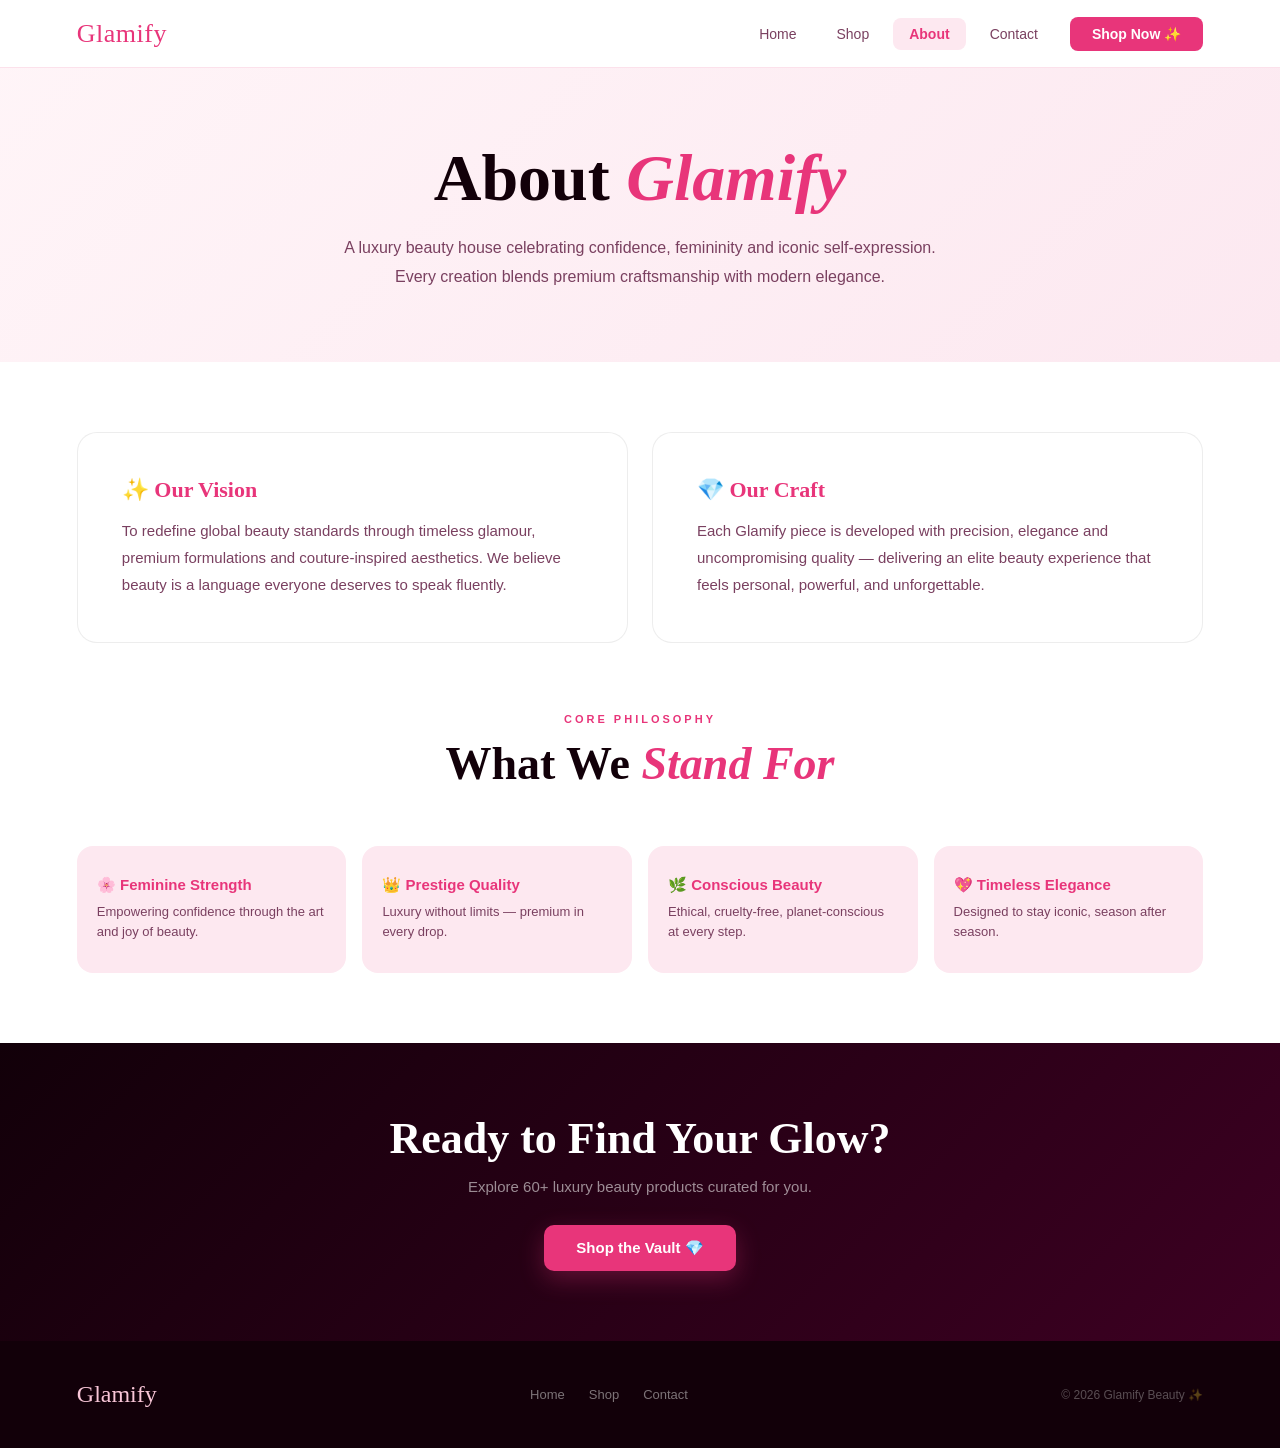
<file: about.html>
<!DOCTYPE html>
<html>
<head>
  <meta name="viewport" content="width=device-width, initial-scale=1.0">
  <title>About — GLAMIFY</title>
  
  <link rel="stylesheet" href="style.css">
  <link rel="stylesheet" href="about.css">
</head>
<body>

<nav>
  <a class="logo" href="index.html">Glamify</a>
  <div class="nav-menu">
    <a class="nav-link" href="index.html">Home</a>
    <a class="nav-link" href="shop.html">Shop</a>
    <a class="nav-link active" href="about.html">About</a>
    <a class="nav-link" href="contact.html">Contact</a>
    <a class="nav-cta" href="shop.html">Shop Now ✨</a>
  </div>
</nav>


<div class="about-top">
  <h1>About <em>Glamify</em></h1>
  <p>A luxury beauty house celebrating confidence, femininity and iconic self-expression. Every creation blends premium craftsmanship with modern elegance.</p>
</div>


<div class="about-cards">
  <div class="acard">
    <h3>✨ Our Vision</h3>
    <p>To redefine global beauty standards through timeless glamour, premium formulations and couture-inspired aesthetics. We believe beauty is a language everyone deserves to speak fluently.</p>
  </div>
  <div class="acard">
    <h3>💎 Our Craft</h3>
    <p>Each Glamify piece is developed with precision, elegance and uncompromising quality — delivering an elite beauty experience that feels personal, powerful, and unforgettable.</p>
  </div>
</div>


<section class="values-section">
  <div class="section-header">
    <div class="section-eyebrow">Core Philosophy</div>
    <h2 class="section-title">What We <em>Stand For</em></h2>
  </div>
  <div class="vals-grid">
    <div class="vcard"><h4>🌸 Feminine Strength</h4><p>Empowering confidence through the art and joy of beauty.</p></div>
    <div class="vcard"><h4>👑 Prestige Quality</h4><p>Luxury without limits — premium in every drop.</p></div>
    <div class="vcard"><h4>🌿 Conscious Beauty</h4><p>Ethical, cruelty-free, planet-conscious at every step.</p></div>
    <div class="vcard"><h4>💖 Timeless Elegance</h4><p>Designed to stay iconic, season after season.</p></div>
  </div>
</section>


<section class="about-cta">
  <h2>Ready to Find Your Glow?</h2>
  <p>Explore 60+ luxury beauty products curated for you.</p>
  <a class="btn-filled" href="shop.html">Shop the Vault 💎</a>
</section>


<footer>
  <div class="f-logo">Glamify</div>
  <div class="f-links">
    <a href="index.html">Home</a>
    <a href="shop.html">Shop</a>
    <a href="contact.html">Contact</a>
  </div>
  <div class="f-copy">© 2026 Glamify Beauty ✨</div>
</footer>

</body>
</html>
</file>
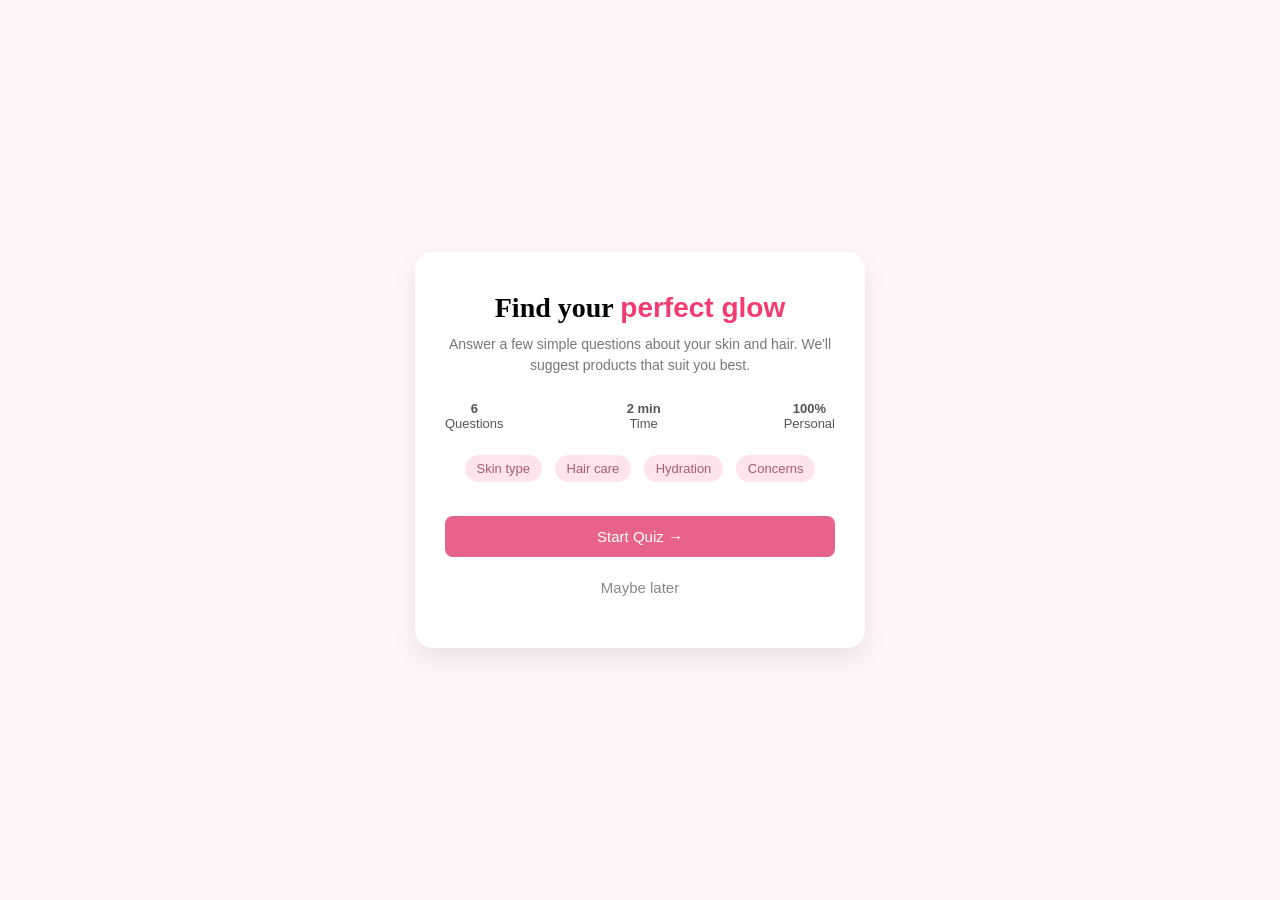
<file: ask.html>
<!DOCTYPE html>
<html>
<head>

<title>Glow Quiz</title>



<style>
*{
  margin:0;
  padding:0;
  box-sizing:border-box;
  font-family:'DM Sans', sans-serif;
}

body{
  background:#fff5f7;
  display:flex;
  justify-content:center;
  align-items:center;
  height:100vh;
}

.card{
  width:90%;
  max-width:450px;
  background:#fff;
  padding:40px 30px;
  border-radius:18px;
  box-shadow:0 10px 25px rgba(0,0,0,0.08);
  text-align:center;
}

h1{
  font-family:'Playfair Display', serif;
  font-size:28px;
  margin-bottom:10px;
}

h1 span{
  color:#f33b72;
}

.sub{
  font-size:14px;
  color:#777;
  margin-bottom:25px;
  line-height:1.5;
}

.info{
  display:flex;
  justify-content:space-between;
  margin:20px 0;
  font-size:13px;
  color:#555;
}

.info div{
  text-align:center;
}

.tags{
  margin:20px 0;
}

.tags span{
  display:inline-block;
  background:#ffe4ec;
  color:#a85c74;
  padding:6px 12px;
  border-radius:20px;
  font-size:13px;
  margin:4px;
}

button{
  width:100%;
  padding:12px;
  margin-top:10px;
  border:none;
  border-radius:8px;
  cursor:pointer;
  font-size:15px;
}

.start{
  background:#e8638c;
  color:#fff;
}

.start:hover{
  background:#d14c74;
}

.later{
  background:none;
  color:#888;
}

.later:hover{
  text-decoration:underline;
}
</style>
</head>

<body>

<div class="card">

  <h1>Find your <span>perfect glow</span></h1>

  <p class="sub">
    Answer a few simple questions about your skin and hair.
    We'll suggest products that suit you best.
  </p>

  <div class="info">
    <div>
      <strong>6</strong><br>Questions
    </div>
    <div>
      <strong>2 min</strong><br>Time
    </div>
    <div>
      <strong>100%</strong><br>Personal
    </div>
  </div>

  <div class="tags">
    <span>Skin type</span>
    <span>Hair care</span>
    <span>Hydration</span>
    <span>Concerns</span>
  </div>

  <button class="start" onclick="location.href='quiz.html'">
    Start Quiz →
  </button>

  <button class="later" onclick="location.href='index.html'">
    Maybe later
  </button>

</div>

</body>
</html>
</file>
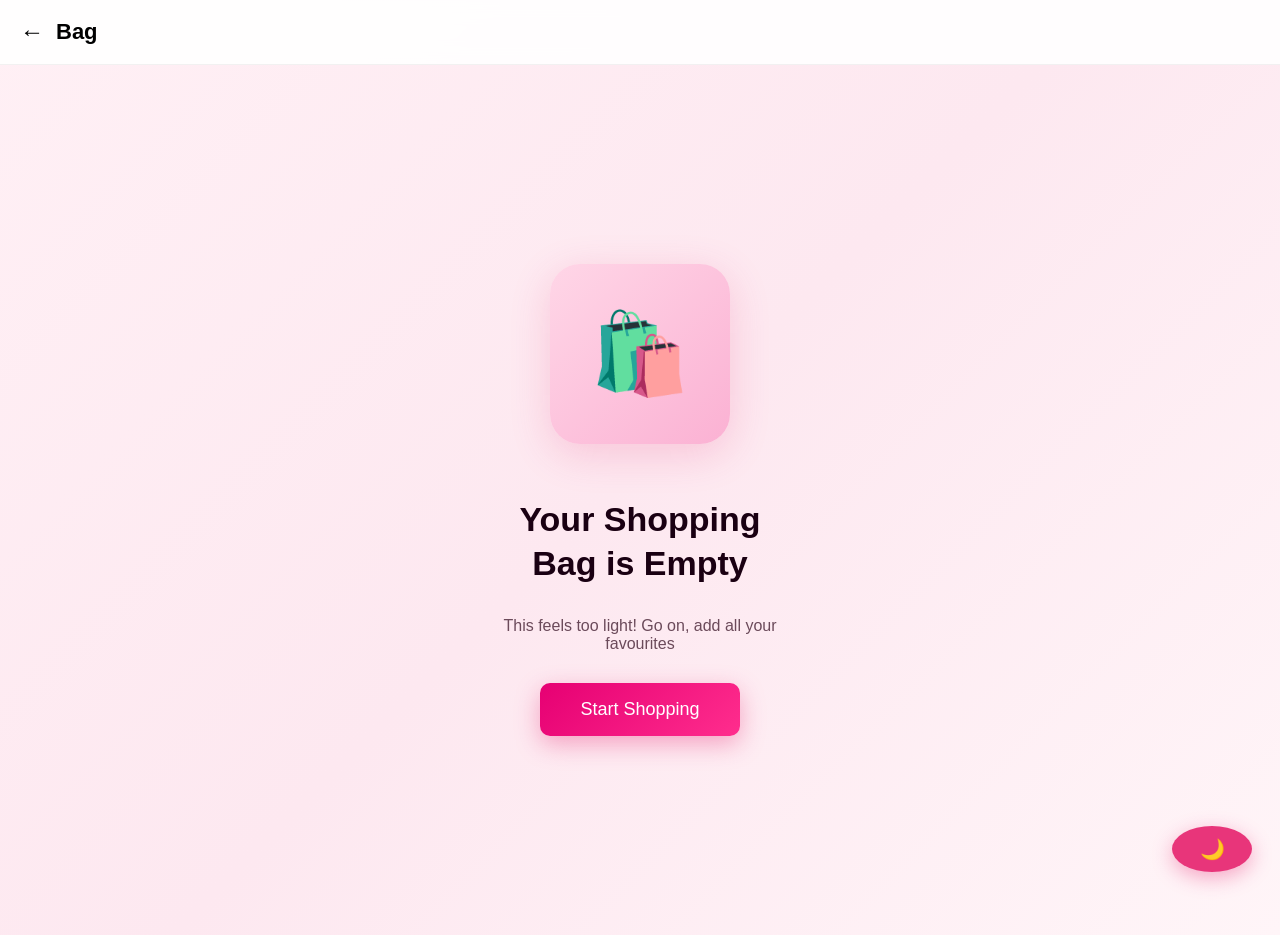
<file: cart.html>
<!DOCTYPE html>
<html>
<head>

<title>Empty Bag</title>

<style>
body{
  margin:0;
  font-family:Arial, sans-serif;
  background: linear-gradient(135deg, #fff0f5, #fde8f0, #fff5f8);
}


.header{
  display:flex;
  align-items:center;
  padding:18px 20px;
  background:rgba(255,255,255,0.9);
  backdrop-filter: blur(10px);
  border-bottom:1px solid rgba(0,0,0,0.05);
}

.back{
  font-size:24px;
  cursor:pointer;
  margin-right:12px;
}

.title{
  font-size:22px;
  font-weight:bold;
}


.container{
  height:calc(100vh - 70px);
  display:flex;
  flex-direction:column;
  justify-content:center;
  align-items:center;
  text-align:center;
  padding:20px;
}

.bag{
  width:180px;
  height:180px;
  background: linear-gradient(135deg,#ffd6e7,#fbb1d3);
  border-radius:30px;
  display:flex;
  align-items:center;
  justify-content:center;
  font-size:80px;
  margin-bottom:30px;
  box-shadow:0 10px 40px rgba(232,53,122,0.2);
}

h1{
  font-size:34px;
  margin-bottom:15px;
  line-height:1.3;
  color:#1a0012;
}

p{
  color:#6b4a5a;
  font-size:16px;
  margin-bottom:30px;
  max-width:300px;
}


button{
  background: linear-gradient(135deg,#e60073,#ff2d8d);
  color:white;
  border:none;
  padding:16px 40px;
  border-radius:10px;
  font-size:18px;
  cursor:pointer;
  transition:0.3s;
  box-shadow:0 8px 25px rgba(232,53,122,0.4);
}

button:hover{
  transform:translateY(-2px);
}

#theme-toggle {
  position: fixed;
  bottom: 28px;
  right: 28px;
  z-index: 9999;
  width: 46px;
  height: 46px;
  border-radius: 50%;
  border: none;
  background: #e8357a;
  font-size: 20px;
  cursor: pointer;
  box-shadow: 0 6px 20px rgba(232, 53, 122, 0.4);
  display: flex;
  align-items: center;
  justify-content: center;
  transition: transform 0.3s, background 0.3s;
}
#theme-toggle:hover {
  transform: scale(1.12) rotate(20deg);
}

html.dark {
  --pink:   #ff6fa5;
  --deep:   #ff4d8d;
  --light:  #2a0a1a;
  --cream:  #1a0010;
  --dark:   #f5e6ed;
  --muted:  #d4a0b8;
  --border: rgba(255, 111, 165, 0.2);
  --shadow: 0 8px 32px rgba(0, 0, 0, 0.4);
}

html.dark body {
  background: #120009;
  color: #f0d8e8;
}

html.dark nav {
  background: rgba(18, 0, 9, 0.96);
  border-bottom: 1px solid rgba(255, 111, 165, 0.15);
}
html.dark .nav-link        { color: #d4a0b8; }
html.dark .nav-link:hover,
html.dark .nav-link.active { color: #ff6fa5; background: #2a0a1a; }
html.dark .logo            { color: #ff6fa5; }

html.dark .hero {
  background: linear-gradient(135deg, #1a0010 0%, #200015 50%, #180010 100%);
}
html.dark .hero h1       { color: #f0d8e8; }
html.dark .hero-desc     { color: #c090aa; }
html.dark .hero-tag      { background: #2a0a1a; border-color: rgba(255,111,165,0.2); }
html.dark .float-pill    { background: #2a0a1a; box-shadow: 0 12px 40px rgba(0,0,0,0.5); }
html.dark .fp-label      { color: #8a5070; }
html.dark .fp-sub        { color: #6a3050; }


html.dark .section,
html.dark section[style*="background:#fff"] {
  background: #180010 !important;
}
html.dark .bs-section     { background: #1a0010; }
html.dark .section-title  { color: #f0d8e8; }

html.dark .prod-card {
  background: #220015;
  border-color: rgba(255, 111, 165, 0.12);
}
html.dark .prod-card:hover {
  border-color: rgba(255, 111, 165, 0.35);
  box-shadow: 0 16px 44px rgba(0, 0, 0, 0.5);
}
html.dark .prod-name  { color: #f0d8e8; }
html.dark .prod-desc  { color: #8a5070; }
html.dark .prod-img   { background: #2a0a1a; }

html.dark .cat-card {
  box-shadow: 0 12px 36px rgba(0, 0, 0, 0.5);
}

html.dark .acard {
  background: #220015;
  border-color: rgba(255, 111, 165, 0.1);
}
html.dark .acard p { color: #c090aa; }

html.dark .vcard {
  background: #2a0a1a;
}
html.dark .vcard p { color: #c090aa; }

html.dark .reviews-section {
  background: linear-gradient(135deg, #180010, #200015);
}
html.dark .review-card {
  background: #220015;
  border-color: rgba(255, 111, 165, 0.12);
}
html.dark .review-card.featured {
  background: linear-gradient(135deg, #2a0a1a, #400025);
}
html.dark .review-text   { color: #c090aa; }
html.dark .review-name   { color: #f0d8e8; }


html.dark .about-top {
  background: linear-gradient(135deg, #180010, #220015);
}
html.dark .about-top h1 { color: #f0d8e8; }
html.dark .about-top p  { color: #c090aa; }

html.dark .contact-page {
  background: linear-gradient(135deg, #180010, #200015);
}
html.dark .contact-box {
  background: #220015;
  border-color: rgba(255, 111, 165, 0.1);
  box-shadow: 0 20px 60px rgba(0, 0, 0, 0.4);
}
html.dark .contact-box h1   { color: #f0d8e8; }
html.dark .contact-sub      { color: #c090aa; }
html.dark .form-field input,
html.dark .form-field textarea {
  background: #2a0a1a;
  border-color: rgba(255,111,165,0.2);
  color: #f0d8e8;
}
html.dark .form-field input::placeholder,
html.dark .form-field textarea::placeholder { color: #6a3050; }
html.dark .form-field input:focus,
html.dark .form-field textarea:focus {
  background: #300018;
  border-color: #ff6fa5;
}
html.dark .ci-card {
  background: #2a0a1a;
}
html.dark .ci-card h4 { color: #ff6fa5; }
html.dark .ci-card p  { color: #c090aa; }


html.dark .shop-top {
  background: linear-gradient(135deg, #180010, #220015);
}
html.dark .shop-top h1  { color: #f0d8e8; }
html.dark .shop-top p   { color: #c090aa; }
html.dark .shop-cat-title { color: #f0d8e8; border-color: #2a0a1a; }
html.dark .filt {
  background: #220015;
  color: #c090aa;
  border-color: rgba(255,111,165,0.2);
}
html.dark .filt:hover { color: #ff6fa5; border-color: #ff6fa5; }
html.dark .filt.on    { background: #ff6fa5; color: white; border-color: #ff6fa5; }

html.dark .cart-page h1    { color: #f0d8e8; }
html.dark .cart-item {
  background: #220015;
  border-color: rgba(255,111,165,0.1);
}
html.dark .ci-name   { color: #f0d8e8; }
html.dark .ci-price  { color: #c090aa; }
html.dark #cart-summary {
  background: #220015;
  border-color: rgba(255,111,165,0.1);
}
html.dark .timer-banner { background: linear-gradient(135deg,#2a0a1a,#400025); }
html.dark .promo-input {
  background: #2a0a1a; color: #f0d8e8;
  border-color: rgba(255,111,165,0.2);
}

html.dark .wish-page h1 { color: #f0d8e8; }
html.dark .card {
  background: #220015;
  border-color: rgba(255,111,165,0.1);
}
html.dark .name { color: #f0d8e8; }


html.dark .faq-section { background: linear-gradient(135deg,#180010,#220015); }
html.dark .faq-item    { background: #220015; box-shadow: 0 8px 20px rgba(0,0,0,0.3); }
html.dark .faq-question { color: #f0d8e8; }
html.dark .faq-answer  { color: #c090aa; }


html.dark footer { background: #0a0006; }


html.dark .perks { background: #180010; border-color: rgba(255,111,165,0.1); }
html.dark .perk  { border-color: rgba(255,111,165,0.1); }
html.dark .perk-text h4 { color: #f0d8e8; }
html.dark .perk-text p  { color: #c090aa; }


html.dark .search-box   { background: #220015; }
html.dark #search-inp   { background: #2a0a1a; color: #f0d8e8; border-color: rgba(255,111,165,0.2); }
html.dark .sr-card      { background: #2a0a1a; border-color: rgba(255,111,165,0.15); }
html.dark .sr-name      { color: #f0d8e8; }


html.dark .login-container,
html.dark .container {
  background: #220015;
  box-shadow: 0 10px 40px rgba(0,0,0,0.5);
}
html.dark .login-container h2,
html.dark .container h1 { color: #f0d8e8; }
html.dark .login-container input,
html.dark .container input,
html.dark .container select,
html.dark .container textarea {
  background: #2a0a1a;
  border-color: rgba(255,111,165,0.2);
  color: #f0d8e8;
}
html.dark .container label { color: #c090aa; }


html.dark .question-card  { background: #220015; }
html.dark .question-card h3 { color: #f0d8e8; }
html.dark .options label  { border-color: rgba(255,111,165,0.2); color: #c090aa; }
html.dark .options label:hover { background: #2a0a1a; }
html.dark .result-box     { background: #220015; color: #f0d8e8; }

body, nav, .prod-card, .acard, .vcard, .review-card,
.faq-item, .cart-item, .card, .contact-box, .search-box,
.ci-card, .filt, footer, .perks, .perk {
  transition: background 0.3s ease, color 0.3s ease, border-color 0.3s ease;
}
</style>
</head>

<body>
<div class="header">
  <div class="back" onclick="goBack()">←</div>
  <div class="title">Bag</div>
</div>


<div class="container">

  <div class="bag">🛍️</div>
  <h1>Your Shopping<br>Bag is Empty</h1>
  <p>This feels too light! Go on, add all your favourites</p>
  <button id="shopBtn">Start Shopping</button>

<script>
document.getElementById("shopBtn").addEventListener("click", function(){
  window.location.href = "index.html";
});
</script>

  
</div>

</body>
<script src="cart.js"></script>
</html>
</file>
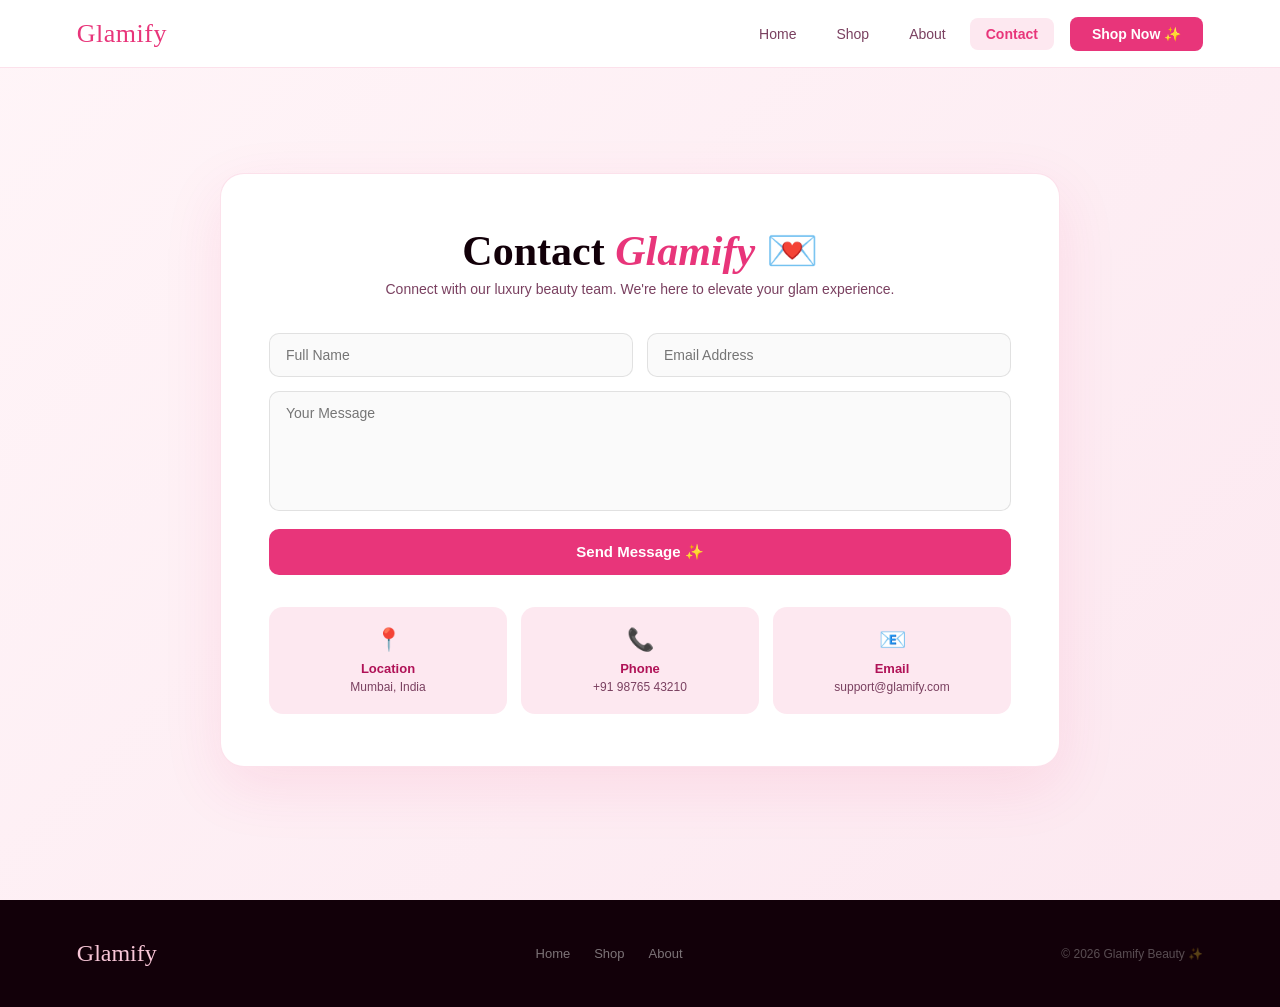
<file: contact.html>
<!DOCTYPE html>
<html lang="en">
<head>
  <meta name="viewport" content="width=device-width, initial-scale=1.0">
  <title>Contact</title>
  
  <link rel="stylesheet" href="style.css">
  <!-- <link rel="stylesheet" href="contact.css"> -->
</head>
<body>


<nav>
  <a class="logo" href="index.html">Glamify</a>
  <div class="nav-menu">
    <a class="nav-link" href="index.html">Home</a>
    <a class="nav-link" href="shop.html">Shop</a>
    <a class="nav-link" href="about.html">About</a>
    <a class="nav-link active" href="contact.html">Contact</a>
    <a class="nav-cta" href="shop.html">Shop Now ✨</a>
  </div>
</nav>


<div class="contact-page">
  <div class="contact-box">

    <h1>Contact <em>Glamify</em> 💌</h1>
    <p class="contact-sub">Connect with our luxury beauty team. We're here to elevate your glam experience.</p>

    <div class="form-row">
      <div class="form-field"><input type="text" id="fn" placeholder="Full Name"></div>
      <div class="form-field"><input type="email" id="fe" placeholder="Email Address"></div>
    </div>

    <div class="form-field">
      <textarea id="fm" placeholder="Your Message"></textarea>
    </div>

    <button class="form-submit" onclick="sendMsg()">Send Message ✨</button>
    <p class="success-msg" id="smsg">💖 Message sent! We'll get back to you soon.</p>

    <div class="contact-info">
      <div class="ci-card"><div class="ci-icon">📍</div><h4>Location</h4><p>Mumbai, India</p></div>
      <div class="ci-card"><div class="ci-icon">📞</div><h4>Phone</h4><p>+91 98765 43210</p></div>
      <div class="ci-card"><div class="ci-icon">📧</div><h4>Email</h4><p>support@glamify.com</p></div>
    </div>

  </div>
</div>


<footer>
  <div class="f-logo">Glamify</div>
  <div class="f-links">
    <a href="index.html">Home</a>
    <a href="shop.html">Shop</a>
    <a href="about.html">About</a>
  </div>
  <div class="f-copy">© 2026 Glamify Beauty ✨</div>
</footer>

<script src="contact.js"></script>
</body>
</html>
</file>
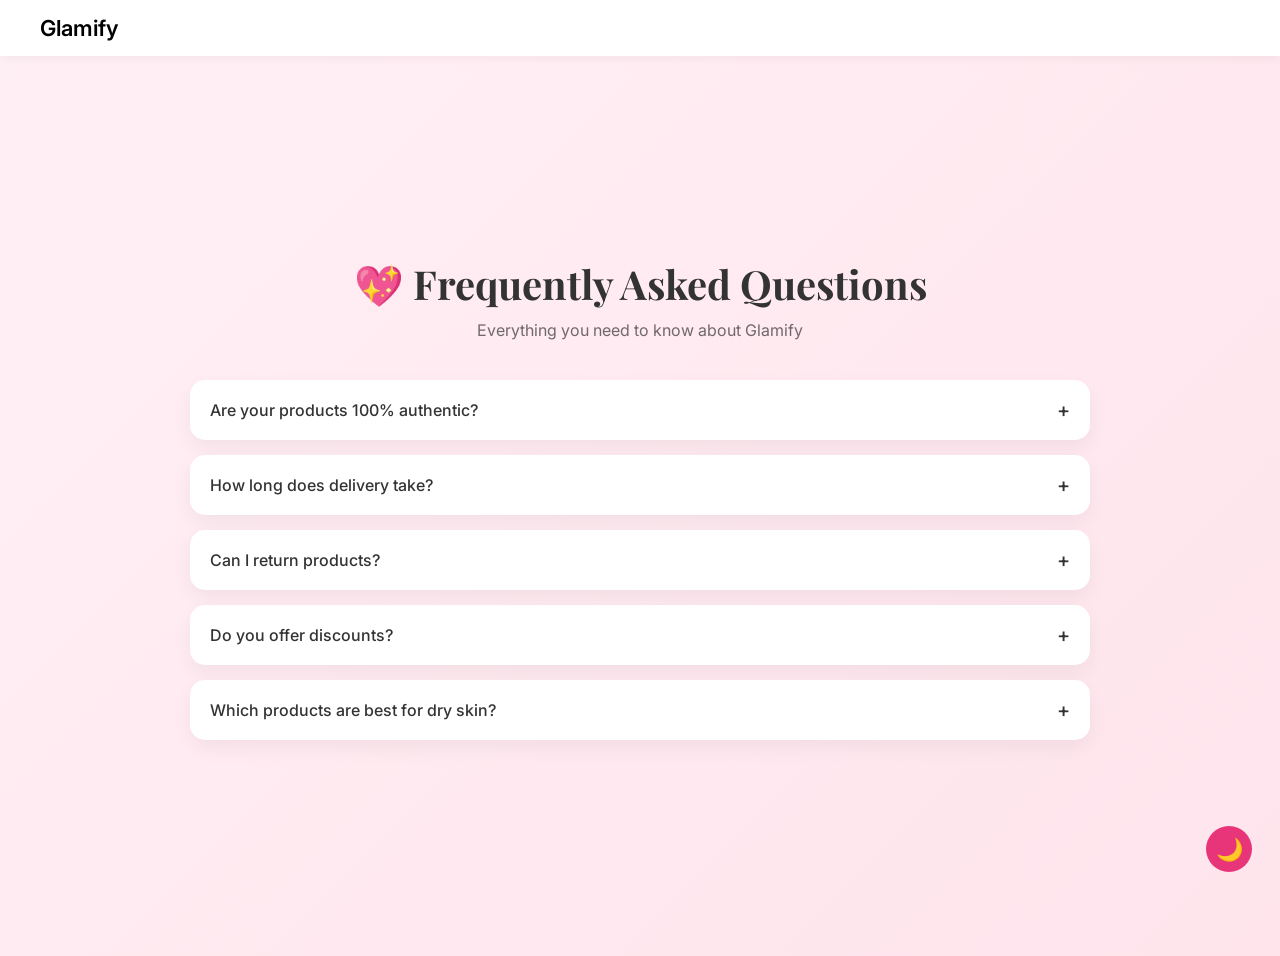
<file: faq.html>
<!DOCTYPE html>
<html lang="en">
<head>
  <meta charset="UTF-8">
  <meta name="viewport" content="width=device-width, initial-scale=1.0">
  <title>FAQ — Glamify</title>
  <link href="https://fonts.googleapis.com/css2?family=Playfair+Display:wght@600&family=Inter:wght@300;400;500;600&display=swap" rel="stylesheet">
  <link rel="stylesheet" href="darkmode.css"> 
  <style>
    
    * {
      margin: 0;
      padding: 0;
      box-sizing: border-box;
      font-family: "Inter", sans-serif;
    }

    body {
      background: linear-gradient(135deg, #fff0f5, #ffe4ec);
      color: #333;
    }

    nav {
      display: flex;
      justify-content: space-between;
      padding: 15px 40px;
      background: white;
      box-shadow: 0 2px 10px rgba(0,0,0,0.05);
    }

    .logo {
      font-weight: 600;
      font-size: 22px;
      text-decoration: none;
      color: #000;
    }
  
    .faq-section {
      width: 100%;
      min-height: 100vh;
      padding: 60px 20px;
      display: flex;
      justify-content: center;
      align-items: center;
    }

    .faq-container {
      width: 100%;
      max-width: 900px;
    }

    .faq-header {
      text-align: center;
      margin-bottom: 40px;
    }

    .faq-header h1 {
      font-family: "Playfair Display", serif;
      font-size: 40px;
      margin-bottom: 10px;
    }

    .faq-header p {
      opacity: 0.7;
    }

    .faq-item {
      background: white;
      margin-bottom: 15px;
      border-radius: 15px;
      overflow: hidden;
      box-shadow: 0 8px 20px rgba(0,0,0,0.05);
      transition: 0.3s;
    }

    .faq-item:hover {
      transform: translateY(-3px);
    }

    .faq-question {
      padding: 18px 20px;
      cursor: pointer;
      display: flex;
      justify-content: space-between;
      align-items: center;
      font-weight: 500;
    }

    .faq-question span {
      font-size: 20px;
      transition: 0.3s;
    }

    .faq-answer {
      max-height: 0;
      overflow: hidden;
      padding: 0 20px;
      font-size: 14px;
      opacity: 0.8;
      transition: all 0.4s ease;
    }

    .faq-item.active .faq-answer {
      max-height: 200px;
      padding: 15px 20px 20px;
    }

    .faq-item.active span {
      transform: rotate(45deg);
    }

    @media (max-width: 768px) {
      .faq-header h1 {
        font-size: 28px;
      }

      .faq-container {
        padding: 0 10px;
      }
    }
  </style>
</head>

<body>

<nav>
  <a class="logo" href="index.html">Glamify</a>
</nav>

<section class="faq-section">
  <div class="faq-container">

    <div class="faq-header">
      <h1>💖 Frequently Asked Questions</h1>
      <p>Everything you need to know about Glamify</p>
    </div>

    <div class="faq-item">
      <div class="faq-question">
        Are your products 100% authentic?
        <span>+</span>
      </div>
      <div class="faq-answer">
        Yes, all Glamify products are 100% authentic and sourced from trusted brands.
      </div>
    </div>

    <div class="faq-item">
      <div class="faq-question">
        How long does delivery take?
        <span>+</span>
      </div>
      <div class="faq-answer">
        Delivery usually takes 3–5 business days depending on your location.
      </div>
    </div>

    <div class="faq-item">
      <div class="faq-question">
        Can I return products?
        <span>+</span>
      </div>
      <div class="faq-answer">
        Yes, we offer a 7-day easy return policy for unused products.
      </div>
    </div>

    <div class="faq-item">
      <div class="faq-question">
        Do you offer discounts?
        <span>+</span>
      </div>
      <div class="faq-answer">
        Yes! Use code <b>GLAMIFY30</b> to get 30% off on your first order.
      </div>
    </div>

    <div class="faq-item">
      <div class="faq-question">
        Which products are best for dry skin?
        <span>+</span>
      </div>
      <div class="faq-answer">
        Hydrating serums, moisturisers, and vitamin C products work best for dry skin.
      </div>
    </div>

  </div>
</section>

<script>
  const items = document.querySelectorAll(".faq-item");

  items.forEach(item => {
    item.querySelector(".faq-question").addEventListener("click", () => {
      item.classList.toggle("active");
    });
  });
</script>
<script src="darkmode.js"></script>
</body>
</html>
</file>
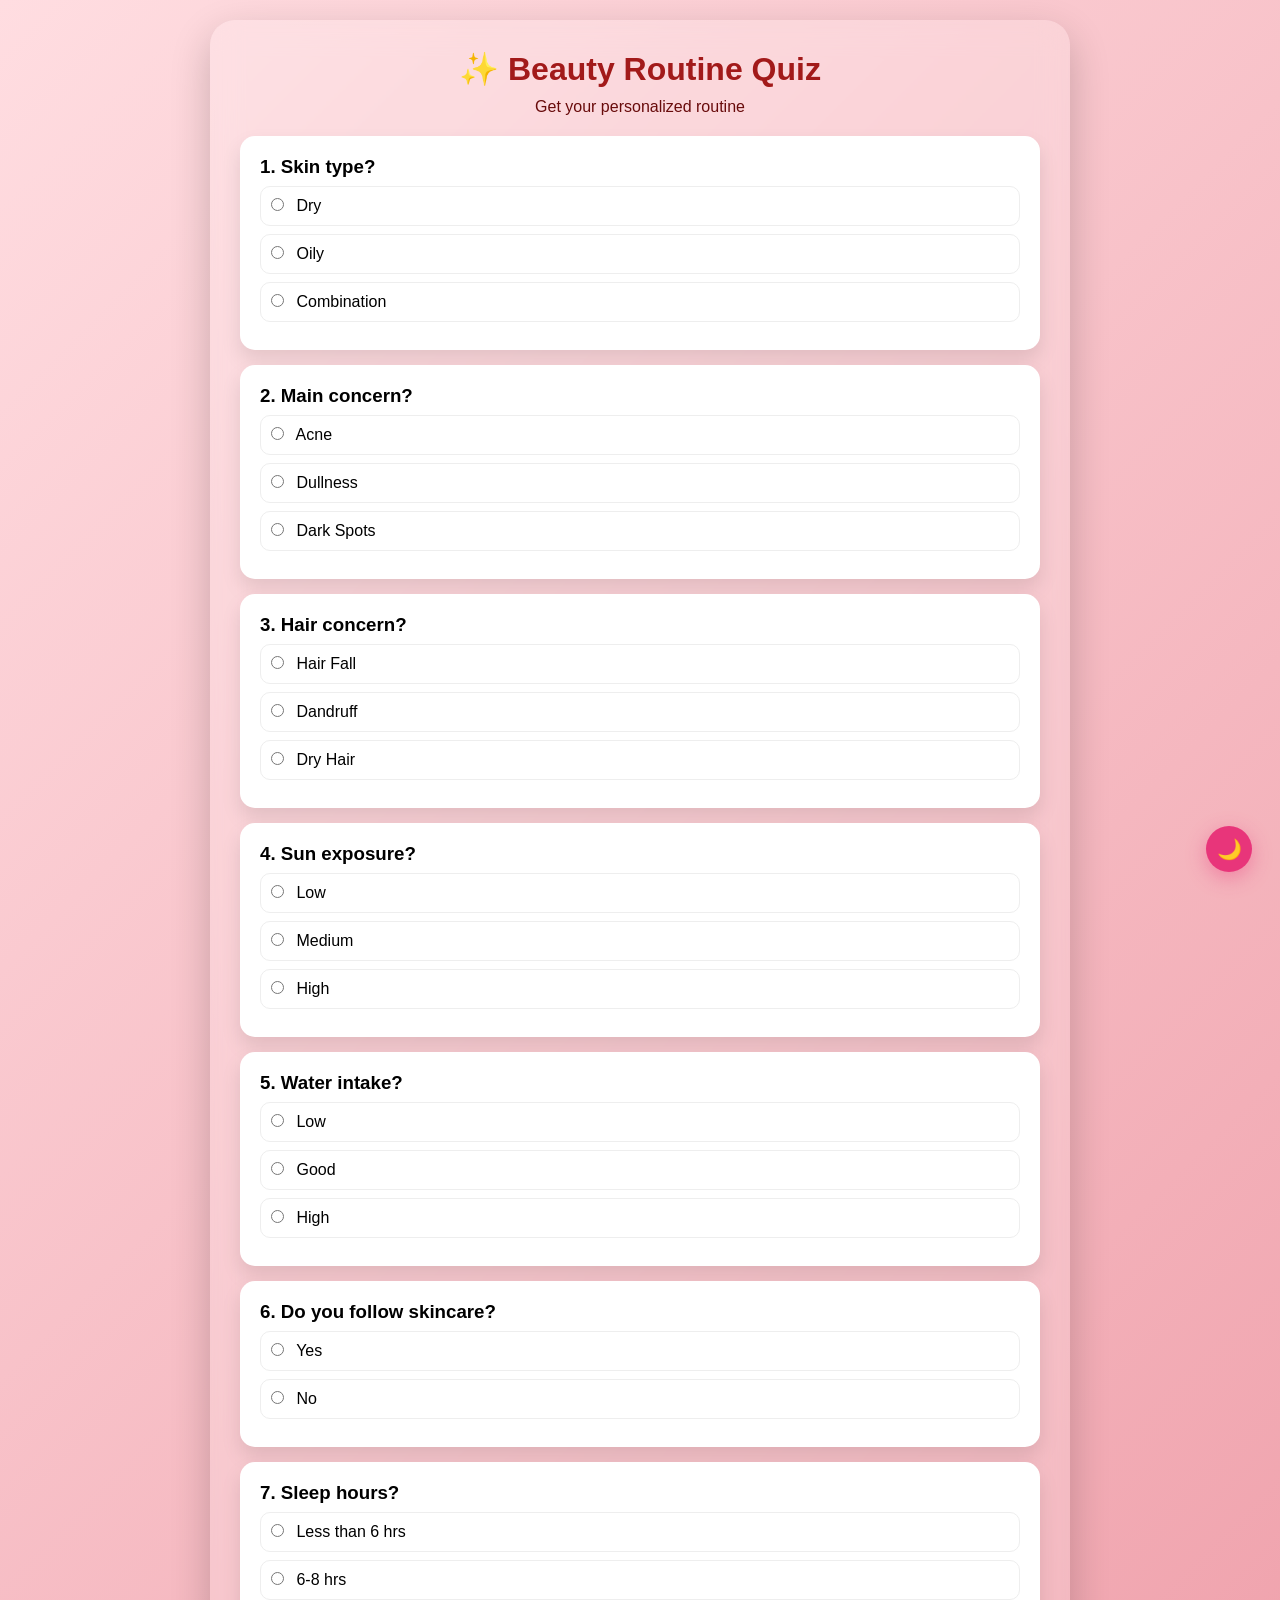
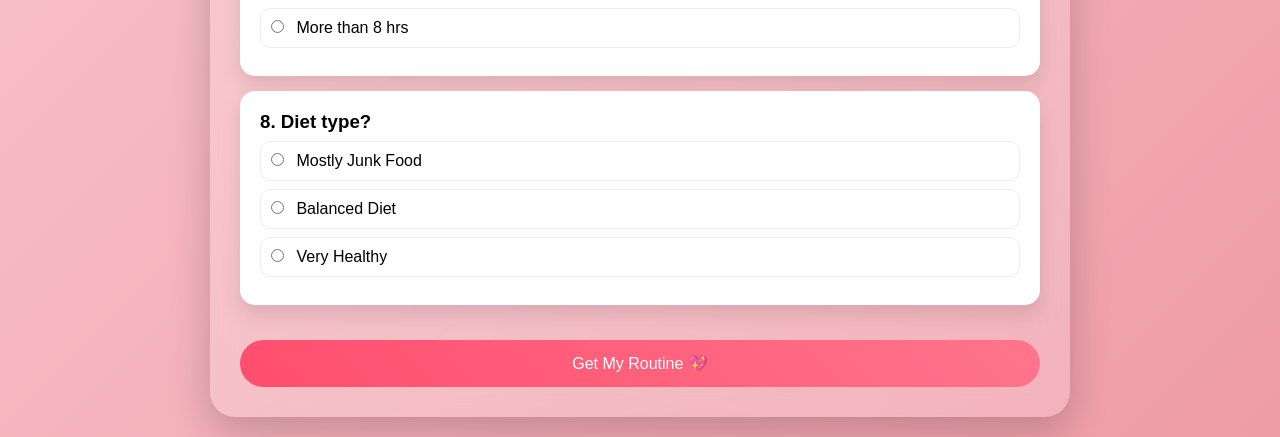
<file: quiz.html>
<!DOCTYPE html>
<html>
<head>
<meta name="viewport" content="width=device-width, initial-scale=1.0">
<title>Beauty Quiz</title>

<style>
*{margin:0;padding:0; box-sizing:border-box;font-family:sans-serif;}

body{
  background: linear-gradient(135deg,#ffdde1,#ee9ca7);
  min-height:100vh;
  display:flex;
  justify-content:center;
  align-items:center;
}

.quiz-wrapper{
  width:100%;
  max-width:900px;
  padding:20px;
}

.quiz-container{
  background: rgba(255,255,255,0.2);
  backdrop-filter: blur(15px);
  border-radius:25px;
  padding:30px;
  box-shadow:0 15px 40px rgba(0,0,0,0.2);
}

h1{
  text-align:center;
  margin-bottom:10px;
  color:#a21a1a;
}

.subtitle{
  text-align:center;
  color:#680b0b;
  margin-bottom:20px;
}

.question-card{
  background:#fff;
  padding:20px;
  border-radius:15px;
  margin-bottom:15px;
  box-shadow:0 10px 20px rgba(0,0,0,0.1);
}

.options label{
  display:block;
  padding:10px;
  margin:8px 0;
  border-radius:10px;
  border:1px solid #eee;
  cursor:pointer;
}

.options label:hover{
  background:#ffe4ec;
}

input[type="radio"]{
  margin-right:8px;
}

button{
  width:100%;
  padding:14px;
  margin-top:20px;
  border:none;
  border-radius:30px;
  background:linear-gradient(45deg,#ff4d6d,#ff758c);
  color:#fff;
  font-size:16px;
}

.result{
  display:none;
}

.result-box{
  background:#fff;
  padding:25px;
  border-radius:15px;
  margin-top:20px;
}

.section{
  margin-bottom:15px;
}

.section h4{
  color:#ff4d6d;
  margin-bottom:5px;
}

ul{
  padding-left:20px;
}

#theme-toggle {
  position: fixed;
  bottom: 28px;
  right: 28px;
  z-index: 9999;
  width: 46px;
  height: 46px;
  border-radius: 50%;
  border: none;
  background: #e8357a;
  font-size: 20px;
  cursor: pointer;
  box-shadow: 0 6px 20px rgba(232, 53, 122, 0.4);
  display: flex;
  align-items: center;
  justify-content: center;
  transition: transform 0.3s, background 0.3s;
}
#theme-toggle:hover {
  transform: scale(1.12) rotate(20deg);
}

html.dark {
  --pink:   #ff6fa5;
  --deep:   #ff4d8d;
  --light:  #2a0a1a;
  --cream:  #1a0010;
  --dark:   #f5e6ed;
  --muted:  #d4a0b8;
  --border: rgba(255, 111, 165, 0.2);
  --shadow: 0 8px 32px rgba(0, 0, 0, 0.4);
}

html.dark body {
  background: #120009;
  color: #f0d8e8;
}

html.dark nav {
  background: rgba(18, 0, 9, 0.96);
  border-bottom: 1px solid rgba(255, 111, 165, 0.15);
}
html.dark .nav-link        { color: #d4a0b8; }
html.dark .nav-link:hover,
html.dark .nav-link.active { color: #ff6fa5; background: #2a0a1a; }
html.dark .logo            { color: #ff6fa5; }

html.dark .hero {
  background: linear-gradient(135deg, #1a0010 0%, #200015 50%, #180010 100%);
}
html.dark .hero h1       { color: #f0d8e8; }
html.dark .hero-desc     { color: #c090aa; }
html.dark .hero-tag      { background: #2a0a1a; border-color: rgba(255,111,165,0.2); }
html.dark .float-pill    { background: #2a0a1a; box-shadow: 0 12px 40px rgba(0,0,0,0.5); }
html.dark .fp-label      { color: #8a5070; }
html.dark .fp-sub        { color: #6a3050; }


html.dark .section,
html.dark section[style*="background:#fff"] {
  background: #180010 !important;
}
html.dark .bs-section     { background: #1a0010; }
html.dark .section-title  { color: #f0d8e8; }

html.dark .prod-card {
  background: #220015;
  border-color: rgba(255, 111, 165, 0.12);
}
html.dark .prod-card:hover {
  border-color: rgba(255, 111, 165, 0.35);
  box-shadow: 0 16px 44px rgba(0, 0, 0, 0.5);
}
html.dark .prod-name  { color: #f0d8e8; }
html.dark .prod-desc  { color: #8a5070; }
html.dark .prod-img   { background: #2a0a1a; }

html.dark .cat-card {
  box-shadow: 0 12px 36px rgba(0, 0, 0, 0.5);
}

html.dark .acard {
  background: #220015;
  border-color: rgba(255, 111, 165, 0.1);
}
html.dark .acard p { color: #c090aa; }

html.dark .vcard {
  background: #2a0a1a;
}
html.dark .vcard p { color: #c090aa; }

html.dark .reviews-section {
  background: linear-gradient(135deg, #180010, #200015);
}
html.dark .review-card {
  background: #220015;
  border-color: rgba(255, 111, 165, 0.12);
}
html.dark .review-card.featured {
  background: linear-gradient(135deg, #2a0a1a, #400025);
}
html.dark .review-text   { color: #c090aa; }
html.dark .review-name   { color: #f0d8e8; }


html.dark .about-top {
  background: linear-gradient(135deg, #180010, #220015);
}
html.dark .about-top h1 { color: #f0d8e8; }
html.dark .about-top p  { color: #c090aa; }

html.dark .contact-page {
  background: linear-gradient(135deg, #180010, #200015);
}
html.dark .contact-box {
  background: #220015;
  border-color: rgba(255, 111, 165, 0.1);
  box-shadow: 0 20px 60px rgba(0, 0, 0, 0.4);
}
html.dark .contact-box h1   { color: #f0d8e8; }
html.dark .contact-sub      { color: #c090aa; }
html.dark .form-field input,
html.dark .form-field textarea {
  background: #2a0a1a;
  border-color: rgba(255,111,165,0.2);
  color: #f0d8e8;
}
html.dark .form-field input::placeholder,
html.dark .form-field textarea::placeholder { color: #6a3050; }
html.dark .form-field input:focus,
html.dark .form-field textarea:focus {
  background: #300018;
  border-color: #ff6fa5;
}
html.dark .ci-card {
  background: #2a0a1a;
}
html.dark .ci-card h4 { color: #ff6fa5; }
html.dark .ci-card p  { color: #c090aa; }


html.dark .shop-top {
  background: linear-gradient(135deg, #180010, #220015);
}
html.dark .shop-top h1  { color: #f0d8e8; }
html.dark .shop-top p   { color: #c090aa; }
html.dark .shop-cat-title { color: #f0d8e8; border-color: #2a0a1a; }
html.dark .filt {
  background: #220015;
  color: #c090aa;
  border-color: rgba(255,111,165,0.2);
}
html.dark .filt:hover { color: #ff6fa5; border-color: #ff6fa5; }
html.dark .filt.on    { background: #ff6fa5; color: white; border-color: #ff6fa5; }

html.dark .cart-page h1    { color: #f0d8e8; }
html.dark .cart-item {
  background: #220015;
  border-color: rgba(255,111,165,0.1);
}
html.dark .ci-name   { color: #f0d8e8; }
html.dark .ci-price  { color: #c090aa; }
html.dark #cart-summary {
  background: #220015;
  border-color: rgba(255,111,165,0.1);
}
html.dark .timer-banner { background: linear-gradient(135deg,#2a0a1a,#400025); }
html.dark .promo-input {
  background: #2a0a1a; color: #f0d8e8;
  border-color: rgba(255,111,165,0.2);
}

html.dark .wish-page h1 { color: #f0d8e8; }
html.dark .card {
  background: #220015;
  border-color: rgba(255,111,165,0.1);
}
html.dark .name { color: #f0d8e8; }


html.dark .faq-section { background: linear-gradient(135deg,#180010,#220015); }
html.dark .faq-item    { background: #220015; box-shadow: 0 8px 20px rgba(0,0,0,0.3); }
html.dark .faq-question { color: #f0d8e8; }
html.dark .faq-answer  { color: #c090aa; }


html.dark footer { background: #0a0006; }


html.dark .perks { background: #180010; border-color: rgba(255,111,165,0.1); }
html.dark .perk  { border-color: rgba(255,111,165,0.1); }
html.dark .perk-text h4 { color: #f0d8e8; }
html.dark .perk-text p  { color: #c090aa; }


html.dark .search-box   { background: #220015; }
html.dark #search-inp   { background: #2a0a1a; color: #f0d8e8; border-color: rgba(255,111,165,0.2); }
html.dark .sr-card      { background: #2a0a1a; border-color: rgba(255,111,165,0.15); }
html.dark .sr-name      { color: #f0d8e8; }


html.dark .login-container,
html.dark .container {
  background: #220015;
  box-shadow: 0 10px 40px rgba(0,0,0,0.5);
}
html.dark .login-container h2,
html.dark .container h1 { color: #f0d8e8; }
html.dark .login-container input,
html.dark .container input,
html.dark .container select,
html.dark .container textarea {
  background: #2a0a1a;
  border-color: rgba(255,111,165,0.2);
  color: #f0d8e8;
}
html.dark .container label { color: #c090aa; }


html.dark .question-card  { background: #220015; }
html.dark .question-card h3 { color: #f0d8e8; }
html.dark .options label  { border-color: rgba(255,111,165,0.2); color: #c090aa; }
html.dark .options label:hover { background: #2a0a1a; }
html.dark .result-box     { background: #220015; color: #f0d8e8; }

body, nav, .prod-card, .acard, .vcard, .review-card,
.faq-item, .cart-item, .card, .contact-box, .search-box,
.ci-card, .filt, footer, .perks, .perk {
  transition: background 0.3s ease, color 0.3s ease, border-color 0.3s ease;
}
</style>
</head>

<body>

<div class="quiz-wrapper">
<div class="quiz-container">

<h1>✨ Beauty Routine Quiz</h1>
<p class="subtitle">Get your personalized routine</p>

<form id="quizForm">

<div class="question-card">
<h3>1. Skin type?</h3>
<div class="options">
<label><input type="radio" name="q1" value="dry"> Dry</label>
<label><input type="radio" name="q1" value="oily"> Oily</label>
<label><input type="radio" name="q1" value="combination"> Combination</label>
</div>
</div>

<div class="question-card">
<h3>2. Main concern?</h3>
<div class="options">
<label><input type="radio" name="q2" value="acne"> Acne</label>
<label><input type="radio" name="q2" value="dull"> Dullness</label>
<label><input type="radio" name="q2" value="spots"> Dark Spots</label>
</div>
</div>

<div class="question-card">
<h3>3. Hair concern?</h3>
<div class="options">
<label><input type="radio" name="q3" value="hairfall"> Hair Fall</label>
<label><input type="radio" name="q3" value="dandruff"> Dandruff</label>
<label><input type="radio" name="q3" value="dryhair"> Dry Hair</label>
</div>
</div>

<div class="question-card">
<h3>4. Sun exposure?</h3>
<div class="options">
<label><input type="radio" name="q4" value="low"> Low</label>
<label><input type="radio" name="q4" value="medium"> Medium</label>
<label><input type="radio" name="q4" value="high"> High</label>
</div>
</div>

<div class="question-card">
<h3>5. Water intake?</h3>
<div class="options">
<label><input type="radio" name="q5" value="low"> Low</label>
<label><input type="radio" name="q5" value="good"> Good</label>
<label><input type="radio" name="q5" value="high"> High</label>
</div>
</div>

<div class="question-card">
<h3>6. Do you follow skincare?</h3>
<div class="options">
<label><input type="radio" name="q6" value="yes"> Yes</label>
<label><input type="radio" name="q6" value="no"> No</label>
</div>
</div>

<div class="question-card">
<h3>7. Sleep hours?</h3>
<div class="options">
<label><input type="radio" name="q7" value="low"> Less than 6 hrs</label>
<label><input type="radio" name="q7" value="good"> 6-8 hrs</label>
<label><input type="radio" name="q7" value="high"> More than 8 hrs</label>
</div>
</div>

<div class="question-card">
<h3>8. Diet type?</h3>
<div class="options">
<label><input type="radio" name="q8" value="junk"> Mostly Junk Food</label>
<label><input type="radio" name="q8" value="balanced"> Balanced Diet</label>
<label><input type="radio" name="q8" value="healthy"> Very Healthy</label>
</div>
</div>

<button type="button" onclick="showResult()">Get My Routine 💖</button>

</form>

<div class="result" id="result">
<h2>✨ Your Routine</h2>

<div class="result-box">

<div class="section">
<h4>🛍️ Products</h4>
<ul id="products"></ul>
</div>

<div class="section">
<h4>💧 Ingredients</h4>
<ul id="ingredients"></ul>
</div>

<div class="section">
<h4>🌿 Tips</h4>
<ul id="tips"></ul>
</div>

<button onclick="goHome()">Explore More →</button>
</div>
</div>

</div>
</div>

<script>
function showResult(){

let skin = document.querySelector('input[name="q1"]:checked')?.value;
let concern = document.querySelector('input[name="q2"]:checked')?.value;
let hair = document.querySelector('input[name="q3"]:checked')?.value;
let sun = document.querySelector('input[name="q4"]:checked')?.value;
let water = document.querySelector('input[name="q5"]:checked')?.value;
let routine = document.querySelector('input[name="q6"]:checked')?.value;
let sleep = document.querySelector('input[name="q7"]:checked')?.value;
let diet = document.querySelector('input[name="q8"]:checked')?.value;

let ingList = document.getElementById("ingredients");
let prodList = document.getElementById("products");
let tipList = document.getElementById("tips");

ingList.innerHTML="";
prodList.innerHTML="";
tipList.innerHTML="";

function addItem(list, text){
  let li=document.createElement("li");
  li.innerText=text;
  list.appendChild(li);
}


if(skin==="dry"){ addItem(ingList,"Hyaluronic Acid"); addItem(prodList,"Moisturizer"); addItem(tipList,"Use gentle hydrating cleansers"); }
if(skin==="oily"){ addItem(ingList,"Niacinamide"); addItem(prodList,"Oil Control Face Wash"); addItem(tipList,"Avoid over-washing your face"); }

if(concern==="acne"){ addItem(ingList,"Salicylic Acid"); addItem(prodList,"Acne Serum"); addItem(tipList,"Do not touch or pop pimples"); }

if(sun==="high"){ addItem(prodList,"Sunscreen SPF 50"); addItem(tipList,"Apply sunscreen every 3-4 hours"); }

if(water==="low"){ addItem(tipList,"Drink at least 7-8 glasses of water daily"); }

if(sleep==="low"){ addItem(tipList,"Improve sleep for better skin recovery"); }

if(diet==="junk"){ addItem(tipList,"Reduce oily and processed foods"); }

if(routine==="no"){ addItem(tipList,"Start with basic CTM routine (Cleanse, Tone, Moisturize)"); }

document.getElementById("quizForm").style.display="none";
document.getElementById("result").style.display="block";
}

function goHome() {
    window.location.href = "index.html";
}

(function () {
  if (localStorage.getItem("glamify_theme") === "dark") {
    document.documentElement.classList.add("dark");
  }
})();
document.addEventListener("DOMContentLoaded", function () {
  createToggleBtn();
  applyTheme();
});
function createToggleBtn() {
  let btn = document.createElement("button");
  btn.id = "theme-toggle";
  btn.title = "Toggle Dark / Light Mode";
  btn.innerHTML = getIcon();
  btn.addEventListener("click", toggleTheme);
  document.body.appendChild(btn);
}
function getIcon() {
  return localStorage.getItem("glamify_theme") === "dark" ? "☀️" : "🌙";
}
function toggleTheme() {
  let isDark = document.documentElement.classList.toggle("dark");
  localStorage.setItem("glamify_theme", isDark ? "dark" : "light");
  let btn = document.getElementById("theme-toggle");
  if (btn) btn.innerHTML = isDark ? "☀️" : "🌙";
}
function applyTheme() {
  let btn = document.getElementById("theme-toggle");
  if (!btn) return;
  btn.innerHTML = getIcon();
}
</script>

</body>
</html>
</file>
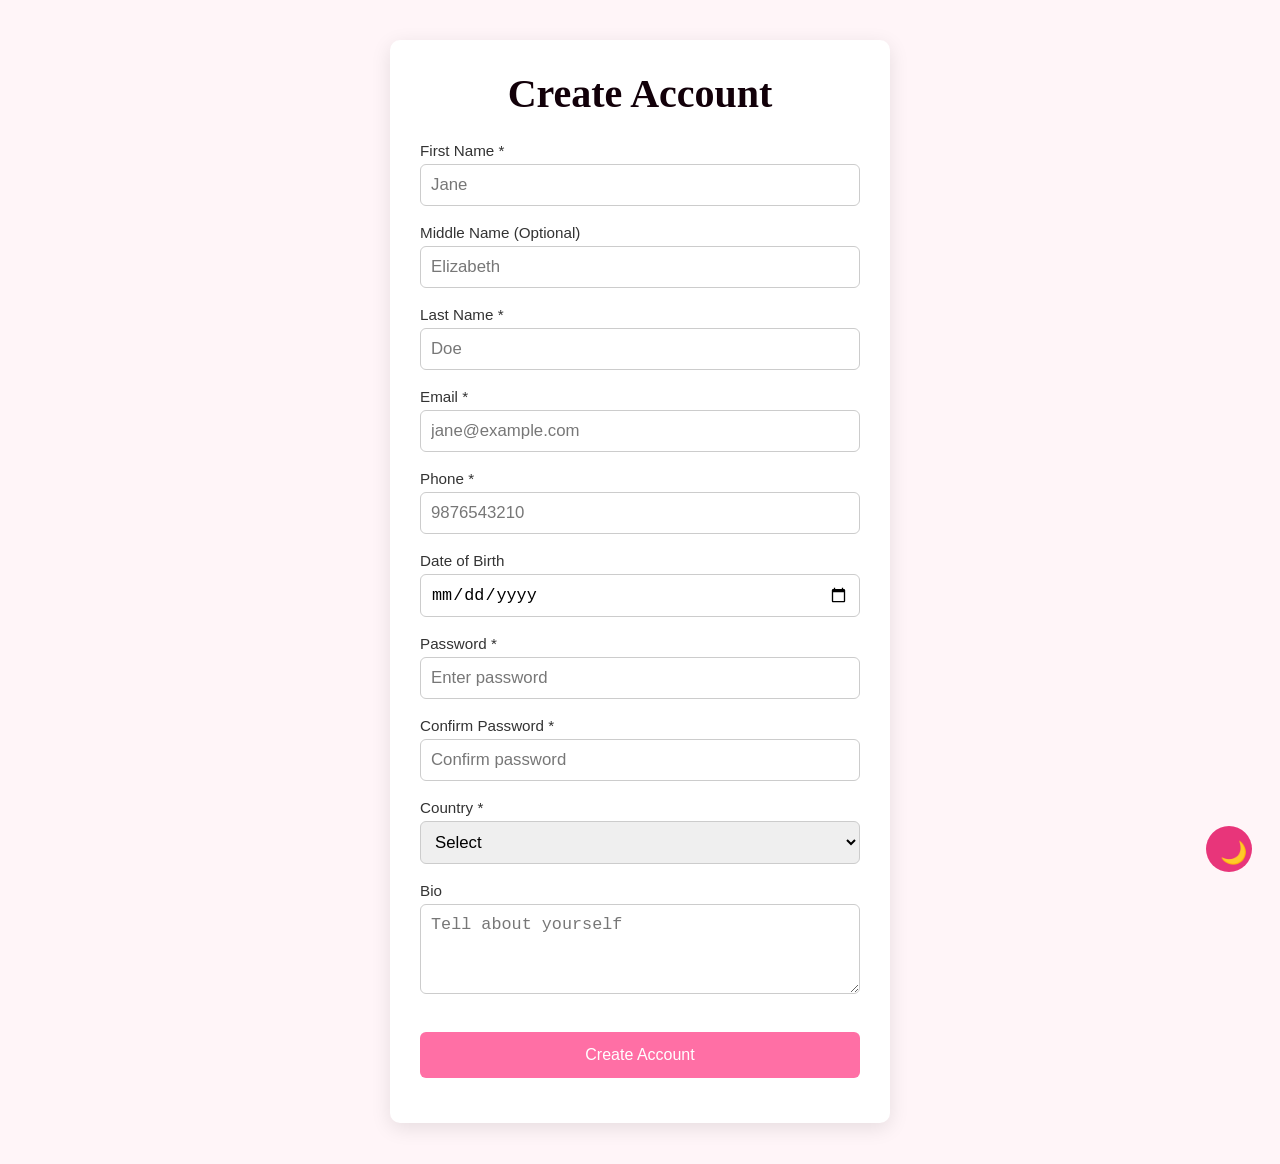
<file: signin.html>
<!DOCTYPE html>
<html>
<head>
<meta name="viewport" content="width=device-width, initial-scale=1.0"/>
<title>Create Account</title>

<style>
*, *::before, *::after {
  box-sizing: border-box;
  margin: 0;
  padding: 0;
}

:root {
  --bg: #ffd6e8; 
  --text: #000;
  --border: #ccc;
  --accent: #ff6fa5;
}

body {
  font-family: 'Jost', sans-serif;
  background: var(--bg);
  display: flex;
  justify-content: center;
  padding: 40px 20px;
}

.container {
  width: 100%;
  max-width: 500px;
  background: #fff;
  padding: 30px;
  border-radius: 10px;
  box-shadow: 0 5px 20px rgba(0,0,0,0.1);
}

h1 {
  text-align: center;
  margin-bottom: 25px;
  font-family: 'Cormorant Garamond', serif;
  font-size: 2.5rem;
}

.field {
  display: flex;
  flex-direction: column;
  margin-bottom: 18px;
}

label {
  font-size: 0.95rem;
  margin-bottom: 5px;
  color: #333;
}

input, select, textarea {
  font-size: 1.05rem;
  padding: 10px;
  border: 1px solid var(--border);
  border-radius: 6px;
  color: var(--text);
}

input::placeholder,
textarea::placeholder {
  color: #777;
}

textarea {
  min-height: 90px;
}

button {
  margin-top: 20px;
  padding: 14px;
  width: 100%;
  background: var(--accent);
  color: white;
  border: none;
  font-size: 1rem;
  border-radius: 6px;
  cursor: pointer;
}
button:hover {
  background: #ff4f9a;
}

#msg{
  margin-top:15px;
  text-align:center;
  font-weight:bold;
}

/* darkmode */
body {
  background: #fff5f8;
  color: #120009;
}
html.dark body        { 
  background: #120009; color: #f0d8e8; }
html.dark nav         { 
  background: #1a0010; }
html.dark .prod-card,
html.dark .card,
html.dark .acard,
html.dark .vcard,
html.dark .faq-item,
html.dark .review-card,
html.dark .contact-box,
html.dark .cart-item,
html.dark .container,
html.dark .login-container { 
  background: #220015; border-color: #3a0025; }
html.dark input,
html.dark textarea,
html.dark select      { 
  background: #2a0a1a; color: #f0d8e8; border-color: #3a0025; }
html.dark section,
html.dark footer      { 
  background: #1a0010; }

* {
   transition: background 0.3s, color 0.3s; }
#theme-btn {
  position: fixed;
  bottom: 28px;
  right: 28px;
  z-index: 9999;
  width: 46px;
  height: 46px;
  border-radius: 50%;
  border: none;
  background: #e8357a;
  font-size: 22px;
  cursor: pointer;
}
</style>
</head>

<body>

<div class="container">
  <h1>Create Account</h1>

  <form id="signupForm">

    <div class="field">
      <label>First Name *</label>
      <input type="text" id="fname" required placeholder="Jane">
    </div>

    <div class="field">
      <label>Middle Name (Optional)</label>
      <input type="text" placeholder="Elizabeth">
    </div>

    <div class="field">
      <label>Last Name *</label>
      <input type="text" id="lname" required placeholder="Doe">
    </div>

    <div class="field">
      <label>Email *</label>
      <input type="email" id="email" required placeholder="jane@example.com">
    </div>

    <div class="field">
      <label>Phone *</label>
      <input type="tel" id="phone" required placeholder="9876543210">
    </div>

    <div class="field">
      <label>Date of Birth</label>
      <input type="date">
    </div>
    <div class="field">
      <label>Password *</label>
      <input type="password" id="password" required placeholder="Enter password">
    </div>

    <div class="field">
      <label>Confirm Password *</label>
      <input type="password" id="confirmPassword" required placeholder="Confirm password">
    </div>

    <div class="field">
  <label>Country *</label>

  <select id="country" required>
    <option value="">Select</option>
    <option>India</option>
    <option>USA</option>
  </select>
</div>

    <div class="field">
      <label>Bio</label>
      <textarea placeholder="Tell about yourself"></textarea>
    </div>
    <button type="submit">Create Account</button>
    <p id="msg"></p>
  </form>
</div>
</body>
<script src="darkmode.js"></script>
<script src="signin.js"></script>
</html>
</file>
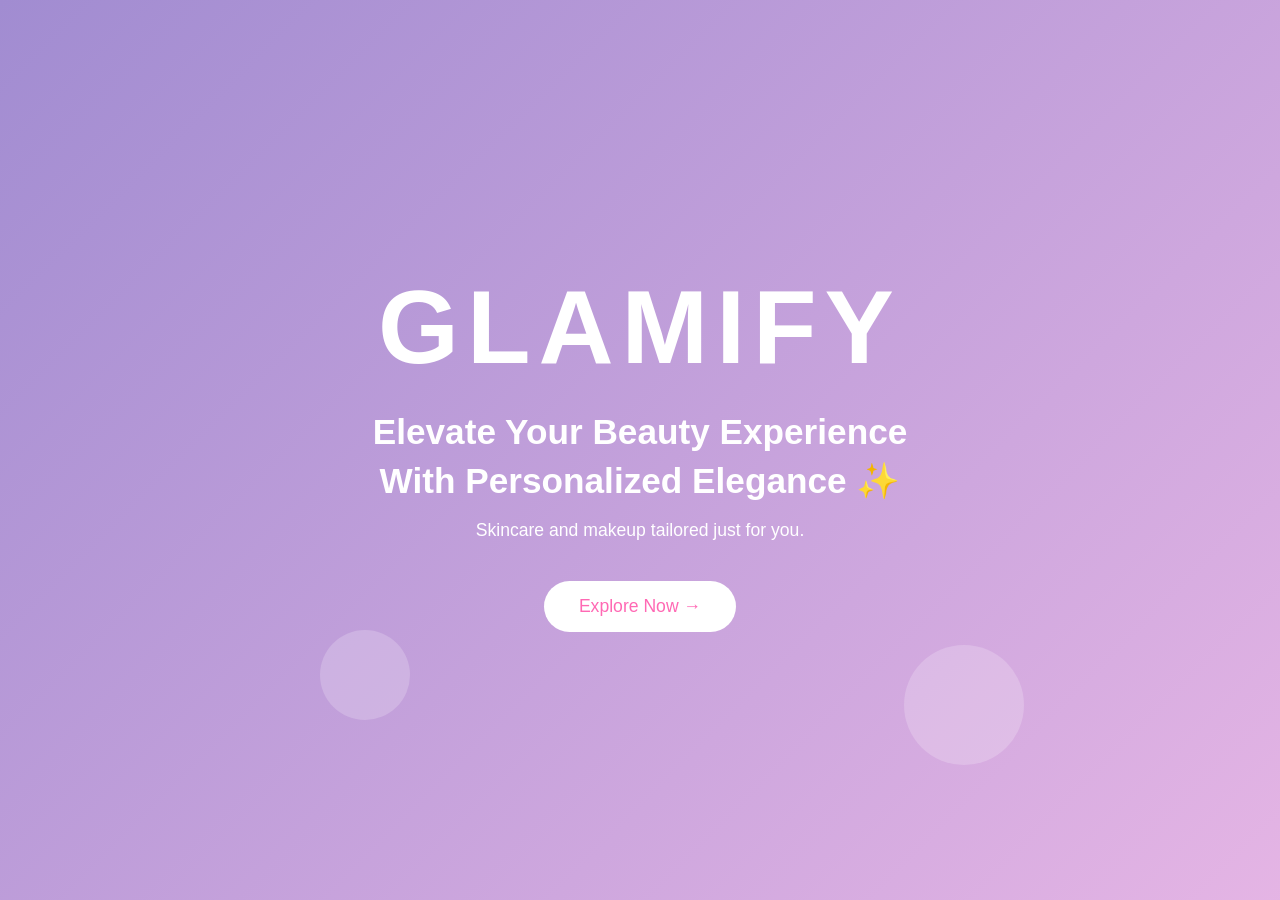
<file: start.html>
<!DOCTYPE html>
<html lang="en">
<head>

<meta name="viewport" content="width=device-width, initial-scale=1.0">
<title>Glamify</title>

<style>
* {
    margin: 0;
    padding: 0;
    box-sizing: border-box;
}

body {
    font-family: sans-serif;
    height: 100vh;
    overflow: hidden;
    background: linear-gradient(-45deg, #ff9a9e, #fad0c4, #fbc2eb, #a18cd1);
    background-size: 400% 400%;
    animation: gradientBG 10s ease infinite;
    display: flex;
    justify-content: center;
    align-items: center;
}

@keyframes gradientBG {
    0% { background-position: 0% 50%; }
    50% { background-position: 100% 50%; }
    100% { background-position: 0% 50%; }
}

.container {
    text-align: center;
    color: white;
    z-index: 2;
    max-width: 900px;
}

.logo {
    font-size: 6.5rem;
    font-weight: 900;
    letter-spacing: 8px;
    text-transform: uppercase;
    animation: glow 2s infinite alternate;
}

.headline {
    margin-top: 20px;
    font-size: 2.2rem;
    font-weight: 600;
    line-height: 1.4;
    opacity: 0;
    animation: fadeUp 1.5s ease forwards;
}

.subtext {
    margin-top: 15px;
    font-size: 1.1rem;
    opacity: 0;
    animation: fadeUp 2s ease forwards;
}

.btn {
    margin-top: 40px;
    padding: 15px 35px;
    border: none;
    background: white;
    color: hotpink;
    font-size: 1.1rem;
    border-radius: 30px;
    cursor: pointer;
    transition: 0.3s;
}

.btn:hover {
    background: hotpink;
    color: white;
    transform: scale(1.1);
}

@keyframes glow {
    from { text-shadow: 0 0 10px white, 0 0 20px pink; }
    to { text-shadow: 0 0 30px white, 0 0 60px hotpink; }
}

@keyframes fadeUp {
    from {
        opacity: 0;
        transform: translateY(30px);
    }
    to {
        opacity: 1;
        transform: translateY(0);
    }
}

.circle {
    position: absolute;
    border-radius: 50%;
    background: rgba(255,255,255,0.2);
    animation: float 6s infinite ease-in-out;
}

.circle:nth-child(1) {
    width: 180px;
    height: 180px;
    top: 10%;
    left: 15%;
}

.circle:nth-child(2) {
    width: 120px;
    height: 120px;
    bottom: 15%;
    right: 20%;
}

.circle:nth-child(3) {
    width: 90px;
    height: 90px;
    top: 70%;
    left: 25%;
}

@keyframes float {
    0% { transform: translateY(0); }
    50% { transform: translateY(-40px); }
    100% { transform: translateY(0); }  
}
</style>
</head>

<body>

<div class="container">
    <div class="logo">Glamify</div>

    <div class="headline">
        Elevate Your Beauty Experience <br>
        With Personalized Elegance ✨
    </div>

    <div class="subtext">
        Skincare and makeup tailored just for you.
    </div>

    <button class="btn" onclick="goNext()">
        Explore Now →
    </button>
</div>

<div class="circle"></div>
<div class="circle"></div>
<div class="circle"></div>

<script>
function goNext() {
    window.location.href = "ask.html";
}
</script>

</body>
</html>
</file>
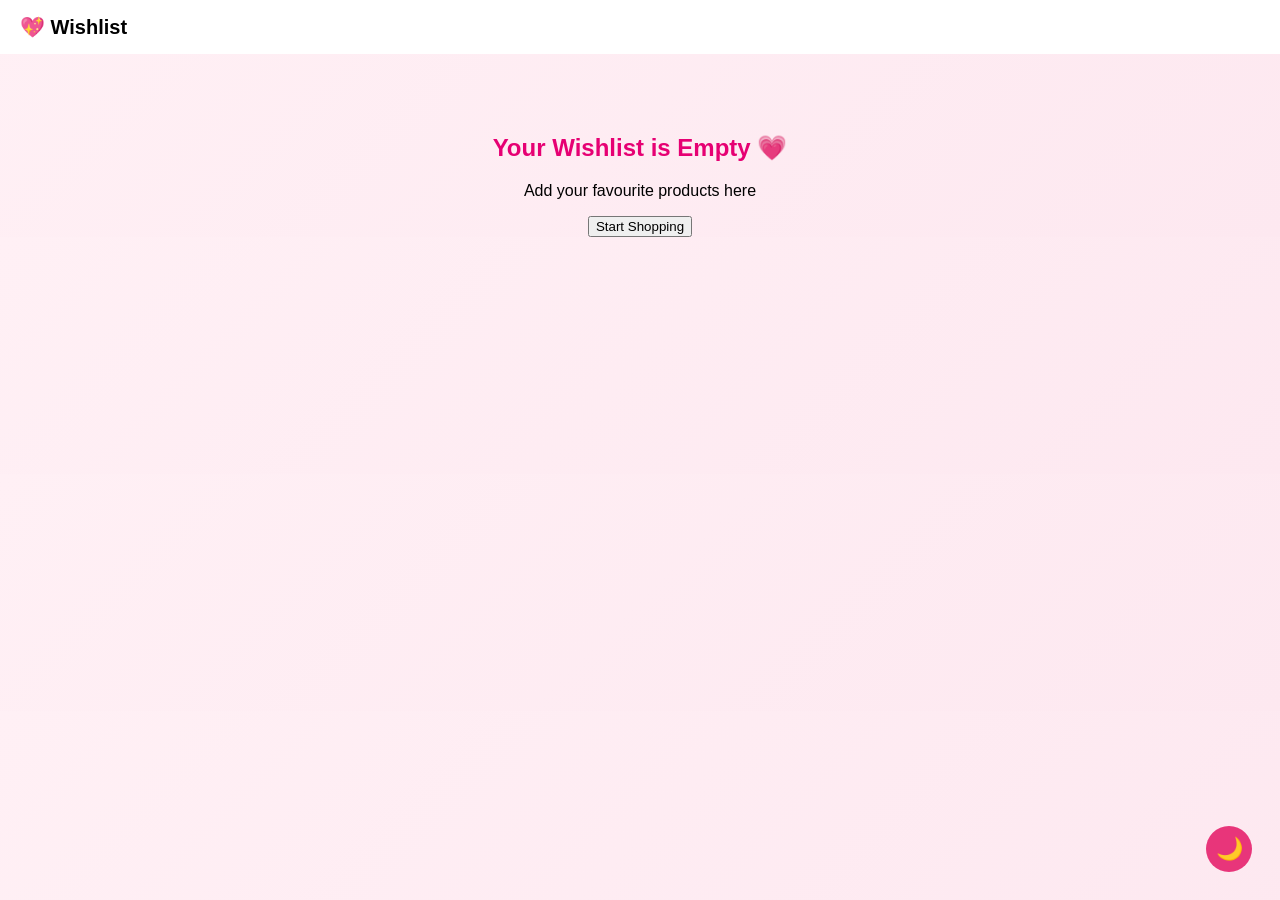
<file: wish.html>
<!DOCTYPE html>
<html lang="en">
<head>
<meta charset="UTF-8">
<title>Wishlist</title>
<link rel="stylesheet" href="darkmode.css">
<style>
body{
  margin:0;
  font-family:Arial, sans-serif;
  background:linear-gradient(135deg,#fff0f5,#fde8f0);
}

.header{
  display:flex;
  align-items:center;
  padding:15px 20px;
  background:white;
  font-size:20px;
  font-weight:bold;
}

.container{
  width:75%;
  margin:auto;
  display:grid;
  grid-template-columns:repeat(3, 1fr);
  gap:20px;
  padding:20px 0;
}

.card{
  background:white;
  border-radius:12px;
  padding:10px;
  box-shadow:0 8px 20px rgba(0,0,0,0.08);
  display:flex;
  flex-direction:column;
}

.name{
  font-size:14px;
  margin:8px 0;
}

.price{
  color:#e60073;
  font-weight:bold;
}

.btn{
  width:100%;
  margin-top:8px;
  padding:8px;
  border:none;
  border-radius:6px;
  cursor:pointer;
}

.move{
  background:#e60073;
  color:white;
}

.remove{
  background:#eee;
}

.empty{
  text-align:center;
  margin-top:80px;
  display:none;
}

.empty h2{
  color:#e60073;
}
</style>

</head>

<body>

<div class="header">💖 Wishlist</div>

<div id="wishlist" class="container"></div>

<div id="empty" class="empty">
  <h2>Your Wishlist is Empty 💗</h2>
  <p>Add your favourite products here</p>
  <button onclick="shop()">Start Shopping</button>
</div>

<script>

function getWishlist(){
  return JSON.parse(localStorage.getItem("glamify_wishlist")) || [];
}

function saveWishlist(data){
  localStorage.setItem("glamify_wishlist", JSON.stringify(data));
}

function loadWishlist(){
  let data = getWishlist();
  let container = document.getElementById("wishlist");

  container.innerHTML = "";

  if(data.length === 0){
    container.style.display = "none";
    document.getElementById("empty").style.display = "block";
    return;
  }

  data.forEach((item, index) => {

    let card = document.createElement("div");
    card.className = "card";

    card.innerHTML = `
      <div class="name">${item.name}</div>
      <div class="price">₹${item.price}</div>
      <button class="btn move" onclick="moveToCart(${index})">Move to Bag</button>
      <button class="btn remove" onclick="removeItem(${index})">Remove</button>
    `;

    container.appendChild(card);
  });
}

function removeItem(index){
  let data = getWishlist();
  data.splice(index,1);
  saveWishlist(data);
  loadWishlist();
}

function moveToCart(index){
  let wishlist = getWishlist();
  let cart = JSON.parse(localStorage.getItem("glamify_cart")) || [];

  let item = wishlist[index];

  let existing = cart.find(p => p.name === item.name);

  if(existing){
    existing.qty += 1;
  } else {
    cart.push({name:item.name, price:item.price, qty:1});
  }

  localStorage.setItem("glamify_cart", JSON.stringify(cart));

  wishlist.splice(index,1);
  saveWishlist(wishlist);

  loadWishlist();
}

function shop(){
  window.location.href = "shop.html";
}

loadWishlist();

</script>
<script src="darkmode.js"></script>
</body>
</html>
</file>
<file: style.css>
*, *::before, *::after { margin:0; padding:0; box-sizing:border-box; }
html { scroll-behavior:smooth; }
body {
  font-family:'Inter', sans-serif;
  background:#fff;
  color:#1a0012;
  overflow-x:hidden;
}


:root {
  --pink:   #e8357a;
  --deep:   #b01257;
  --light:  #fde8f0;
  --cream:  #fffbfc;
  --dark:   #120009;
  --muted:  #7a4060;
  --gold:   #c9923a;
  --border: rgba(232,53,122,0.15);
  --shadow: 0 8px 32px rgba(232,53,122,0.12);
}


nav {
  position: fixed; top:0; width:100%; z-index:999;
  background: rgba(255,255,255,0.96);
  backdrop-filter: blur(20px);
  border-bottom: 1px solid var(--border);
  display: flex;
  justify-content: space-between;
  align-items: center;
  padding: 0 6%;
  height: 68px;
}
.logo {
  font-family: 'Playfair Display', serif;
  font-size: 26px;
  color: var(--pink);
  cursor: pointer;
  letter-spacing: 0.5px;
  text-decoration: none;
}
.nav-menu { display: flex; align-items: center; gap: 8px; }
.nav-link {
  padding: 8px 16px;
  border-radius: 8px;
  font-size: 14px;
  font-weight: 500;
  color: var(--muted);
  cursor: pointer;
  text-decoration: none;
  font-family: 'Inter', sans-serif;
  transition: all 0.25s;
}
.nav-link:hover { color: var(--pink); background: var(--light); }
.nav-link.active { color: var(--pink); background: var(--light); font-weight: 600; }
.nav-cta {
  padding: 9px 22px;
  background: var(--pink);
  color: white;
  border: none;
  border-radius: 8px;
  font-size: 14px;
  font-weight: 600;
  font-family: 'Inter', sans-serif;
  cursor: pointer;
  transition: all 0.25s;
  margin-left: 8px;
  text-decoration: none;
}
.nav-cta:hover { background: var(--deep); transform: translateY(-1px); }


footer {
  background: var(--dark);
  padding: 40px 6%;
  display: flex;
  justify-content: space-between;
  align-items: center;
}
.f-logo {
  font-family: 'Playfair Display', serif;
  font-size: 24px;
  color: #f9c6d8;
}
.f-links { display: flex; gap: 24px; }
.f-links a {
  color: rgba(255,255,255,0.45);
  font-family: 'Inter', sans-serif;
  font-size: 13px;
  text-decoration: none;
  transition: 0.2s;
}
.f-links a:hover { color: white; }
.f-copy { font-size: 12px; color: rgba(255,255,255,0.3); }

.toast {
  position: fixed;
  bottom: 28px; right: 28px; z-index: 9999;
  background: var(--dark);
  color: white;
  padding: 13px 22px;
  border-radius: 10px;
  font-size: 14px;
  font-weight: 500;
  box-shadow: 0 8px 28px rgba(0,0,0,0.25);
  opacity: 0;
  transform: translateY(12px);
  transition: 0.35s;
  pointer-events: none;
}
.toast.show { opacity: 1; transform: translateY(0); }


.btn-filled {
  padding: 14px 32px;
  background: var(--pink);
  color: white;
  border: none;
  border-radius: 10px;
  font-size: 15px;
  font-weight: 600;
  font-family: 'Inter', sans-serif;
  cursor: pointer;
  transition: all 0.3s;
  box-shadow: 0 8px 24px rgba(232,53,122,0.3);
  text-decoration: none;
  display: inline-block;
}
.btn-filled:hover { background: var(--deep); transform: translateY(-2px); }
.btn-outline {
  padding: 14px 32px;
  background: white;
  color: var(--pink);
  border: 1.5px solid var(--pink);
  border-radius: 10px;
  font-size: 15px;
  font-weight: 600;
  font-family: 'Inter', sans-serif;
  cursor: pointer;
  transition: all 0.3s;
  text-decoration: none;
  display: inline-block;
}
.btn-outline:hover { background: var(--light); }


.section-header { text-align: center; margin-bottom: 56px; }
.section-eyebrow {
  font-size: 11px; font-weight: 700; letter-spacing: 3px;
  text-transform: uppercase; color: var(--pink); margin-bottom: 12px;
}
.section-title {
  font-family: 'Playfair Display', serif;
  font-size: clamp(28px, 4vw, 46px);
  color: var(--dark);
}
.section-title em { font-style: italic; color: var(--pink); }

.prod-card {
  background: white;
  border-radius: 16px;
  overflow: hidden;
  border: 1px solid rgba(0,0,0,0.06);
  transition: all 0.35s;
  position: relative;
}
.prod-card:hover {
  transform: translateY(-6px);
  box-shadow: 0 16px 44px rgba(232,53,122,0.15);
  border-color: var(--border);
}
.prod-badge {
  position: absolute; top: 12px; left: 12px; z-index: 2;
  font-size: 10px; font-weight: 700; letter-spacing: 0.5px;
  padding: 3px 10px; border-radius: 100px; text-transform: uppercase;
}
.badge-new  { background: var(--pink); color: white; }
.badge-hot  { background: #ff6b00; color: white; }
.badge-sale { background: #18a058; color: white; }
.badge-luxe { background: var(--gold); color: white; }
.prod-img { height: 180px; overflow: hidden; background: #f9f0f4; }
.prod-img img { width:100%; height:100%; object-fit:cover; transition: transform 0.4s; }
.prod-card:hover .prod-img img { transform: scale(1.07); }
.prod-body { padding: 14px 16px 18px; }
.prod-cat { font-size: 10px; font-weight: 700; color: var(--pink); text-transform: uppercase; letter-spacing: 1px; margin-bottom: 5px; }
.prod-name { font-size: 14px; font-weight: 600; color: var(--dark); margin-bottom: 3px; line-height: 1.4; }
.prod-desc { font-size: 11px; color: #999; margin-bottom: 10px; line-height: 1.4; }
.prod-price-row { display: flex; align-items: center; gap: 8px; margin-bottom: 12px; }
.prod-price { font-size: 15px; font-weight: 700; color: var(--pink); }
.prod-old   { font-size: 12px; color: #ccc; text-decoration: line-through; }
.add-btn {
  width: 100%; padding: 9px;
  background: var(--pink); color: white; border: none;
  border-radius: 8px; font-size: 13px; font-weight: 600;
  font-family: 'Inter', sans-serif; cursor: pointer; transition: all 0.25s;
}
.add-btn:hover { background: var(--deep); }


.perks {
  display: flex;
  border-top: 1px solid rgba(0,0,0,0.06);
  border-bottom: 1px solid rgba(0,0,0,0.06);
}
.perk {
  flex: 1; display: flex; align-items: center; gap: 12px;
  padding: 24px 5%; border-right: 1px solid rgba(0,0,0,0.06);
}
.perk:last-child { border-right: none; }
.perk-icon { font-size: 24px; }
.perk-text h4 { font-size: 13px; font-weight: 700; color: var(--dark); }
.perk-text p  { font-size: 12px; color: var(--muted); margin-top: 2px; }


@media(max-width:960px) {
  .perks { flex-wrap: wrap; }
  .perk  { min-width: 50%; }
}
@media(max-width:600px) {
  .nav-link { display: none; }
  footer    { flex-direction: column; gap: 16px; text-align: center; }
}
.nav-cart {
  position: relative;
  font-size: 20px;
  text-decoration: none;
  color: #000;
  margin-left: 15px;
}

#cart-count {
  background: #ff4d6d;
  color: white;
  font-size: 12px;
  padding: 2px 6px;
  border-radius: 50%;
  position: absolute;
  top: -8px;
  right: -10px;
}

.faq-section {
  padding: 60px 20px;
  background: linear-gradient(135deg, #fff0f5, #ffe4ec);
}

.faq-container {
  max-width: 900px;
  margin: auto;
}

.faq-item {
  background: #fff;
  margin-bottom: 15px;
  border-radius: 15px;
  overflow: hidden;
  box-shadow: 0 8px 20px rgba(0,0,0,0.05);
  transition: 0.3s;
}

.faq-item:hover {
  transform: translateY(-3px);
}

.faq-question {
  padding: 18px 20px;
  cursor: pointer;
  display: flex;
  justify-content: space-between;
  font-weight: 500;
}

.faq-answer {
  max-height: 0;
  overflow: hidden;
  padding: 0 20px;
  font-size: 14px;
  opacity: 0.8;
  transition: all 0.4s ease;
}

.faq-item.active .faq-answer {
  max-height: 200px;
  padding: 15px 20px;
}

.faq-item span {
  transition: 0.3s;
}

.faq-item.active span {
  transform: rotate(45deg);
}

@media (max-width: 768px) {
  .faq-section {
    padding: 40px 10px;
  }
}


.contact-page {
  min-height: 100vh; display: flex; align-items: center;
  justify-content: center; padding: 100px 5% 60px;
  background: linear-gradient(135deg, #fff5f8, #fce8f0);
}
.contact-box {
  background: white; border-radius: 24px; padding: 52px 48px;
  width: 100%; max-width: 840px;
  box-shadow: 0 20px 60px rgba(232,53,122,0.1); border: 1px solid var(--border);
}
.contact-box h1 {
  font-family: 'Playfair Display', serif;
  font-size: clamp(26px, 4vw, 42px); color: var(--dark); text-align: center; margin-bottom: 6px;
}
.contact-box h1 em { font-style: italic; color: var(--pink); }
.contact-sub { text-align: center; color: var(--muted); font-size: 14px; margin-bottom: 36px; }


.form-row   { display: grid; grid-template-columns: 1fr 1fr; gap: 14px; margin-bottom: 14px; }
.form-field input, .form-field textarea {
  width: 100%; padding: 13px 16px;
  border: 1.5px solid rgba(0,0,0,0.1); border-radius: 10px;
  font-family: 'Inter', sans-serif; font-size: 14px; color: var(--dark);
  background: #fafafa; outline: none; transition: 0.25s;
}
.form-field input:focus, .form-field textarea:focus {
  border-color: var(--pink); background: white; box-shadow: 0 0 0 3px rgba(232,53,122,0.08);
}
.form-field textarea { height: 120px; resize: none; }
.form-submit {
  width: 100%; padding: 14px; background: var(--pink); color: white; border: none;
  border-radius: 10px; font-family: 'Inter', sans-serif; font-size: 15px; font-weight: 700;
  cursor: pointer; transition: 0.3s; margin-top: 14px;
}
.form-submit:hover { background: var(--deep); transform: translateY(-2px); }


.success-msg { display: none; text-align: center; margin-top: 16px; color: #18a058; font-weight: 600; font-size: 15px; }


.contact-info { display: grid; grid-template-columns: repeat(3, 1fr); gap: 14px; margin-top: 32px; }
.ci-card {
  background: var(--light); border-radius: 14px; padding: 20px; text-align: center; transition: 0.3s;
}
.ci-card:hover { transform: translateY(-4px); box-shadow: var(--shadow); }
.ci-card .ci-icon { font-size: 22px; margin-bottom: 8px; }
.ci-card h4 { font-size: 13px; font-weight: 700; color: var(--deep); margin-bottom: 4px; }
.ci-card p  { font-size: 12px; color: var(--muted); }

@media(max-width:600px) {
  .form-row     { grid-template-columns: 1fr; }
  .contact-info { grid-template-columns: 1fr; }
  .contact-box  { padding: 28px 18px; }
}
</file>
<file: about.css>
.about-top {
  padding: 140px 6% 70px;
  text-align: center;
  background: linear-gradient(135deg, #fff5f8, #fce8f0);
}
.about-top h1 {
  font-family: 'Playfair Display', serif;
  font-size: clamp(36px, 6vw, 66px);
  color: var(--dark);
}
.about-top h1 em { font-style: italic; color: var(--pink); }
.about-top p {
  margin: 18px auto 0; max-width: 620px;
  font-size: 16px; color: var(--muted); line-height: 1.8;
}


.about-cards {
  display: grid; grid-template-columns: 1fr 1fr; gap: 24px; padding: 70px 6%;
}
.acard {
  background: white; border: 1px solid rgba(0,0,0,0.07);
  border-radius: 20px; padding: 44px; transition: 0.35s;
}
.acard:hover { transform: translateY(-6px); box-shadow: 0 16px 44px rgba(232,53,122,0.1); border-color: var(--border); }
.acard h3 { font-family: 'Playfair Display', serif; font-size: 22px; color: var(--pink); margin-bottom: 14px; }
.acard p  { color: var(--muted); line-height: 1.8; font-size: 15px; }


.values-section { padding: 0 6% 70px; }
.vals-grid { display: grid; grid-template-columns: repeat(4, 1fr); gap: 16px; }
.vcard {
  background: var(--light); border-radius: 16px; padding: 30px 20px; transition: 0.3s;
}
.vcard:hover { transform: translateY(-4px); box-shadow: 0 10px 30px rgba(232,53,122,0.12); }
.vcard h4 { font-size: 15px; font-weight: 700; color: var(--pink); margin-bottom: 8px; }
.vcard p  { font-size: 13px; color: var(--muted); line-height: 1.6; }

.about-cta {
  padding: 70px 6%;
  background: linear-gradient(135deg, var(--dark), #3d0022);
  text-align: center;
}
.about-cta h2 {
  font-family: 'Playfair Display', serif;
  font-size: clamp(26px, 4vw, 44px); color: white; margin-bottom: 14px;
}
.about-cta p { color: rgba(255,255,255,0.55); font-size: 15px; margin-bottom: 30px; }


@media(max-width:960px) {
  .vals-grid   { grid-template-columns: repeat(2,1fr); }
  .about-cards { grid-template-columns: 1fr; }
}
@media(max-width:600px) {
  .vals-grid { grid-template-columns: 1fr 1fr; }
}
</file>
<file: contact.css>
.contact-page {
  min-height: 100vh;
  display: flex;
  align-items: center;
  justify-content: center;
  padding: 100px 5% 60px;
  background: #fff5f8;
}

.contact-box {
  width: 100%;
  max-width: 840px;
  padding: 40px;
  background: #fff;
  border-radius: 20px;
  border: 1px solid #ddd;
}

.contact-box h1 {
  text-align: center;
  font-family: serif;
  font-size: 32px;
  margin-bottom: 6px;
}

.contact-box h1 em {
  font-style: italic;
  color: #e8357a;
}

.contact-sub {
  text-align: center;
  font-size: 14px;
  color: #666;
  margin-bottom: 30px;
}

.form-row {
  display: grid;
  grid-template-columns: 1fr 1fr;
  gap: 12px;
  margin-bottom: 12px;
}

.form-field input,
.form-field textarea {
  width: 100%;
  padding: 12px;
  font-size: 14px;
  border: 1px solid #ccc;
  border-radius: 8px;
  outline: none;
}

.form-field textarea {
  height: 100px;
}

.form-submit {
  width: 100%;
  padding: 12px;
  margin-top: 12px;
  font-size: 15px;
  color: #fff;
  background: #e8357a;
  border: none;
  border-radius: 8px;
  cursor: pointer;
}

.success-msg {
  display: none;
  margin-top: 12px;
  text-align: center;
  color: green;
  font-size: 14px;
}

.contact-info {
  display: grid;
  grid-template-columns: repeat(3, 1fr);
  gap: 12px;
  margin-top: 25px;
}

.ci-card {
  padding: 15px;
  text-align: center;
  background: #f9f9f9;
  border-radius: 10px;
}

.ci-icon {
  font-size: 20px;
  margin-bottom: 6px;
}

.ci-card h4 {
  font-size: 13px;
  margin-bottom: 4px;
}

.ci-card p {
  font-size: 12px;
  color: #666;
}

@media (max-width: 600px) {
  .form-row,
  .contact-info {
    grid-template-columns: 1fr;
  }

  .contact-box {
    padding: 20px;
  }
}
</file>
<file: darkmode.css>
ody {
  background: #fff5f8;
  color: #120009;
}
html.dark body        { background: #120009; color: #f0d8e8; }
html.dark nav         { background: #1a0010; }
html.dark .prod-card,
html.dark .card,
html.dark .acard,
html.dark .vcard,
html.dark .faq-item,
html.dark .review-card,
html.dark .contact-box,
html.dark .cart-item,
html.dark .container,
html.dark .login-container { background: #220015; border-color: #3a0025; }
html.dark input,
html.dark textarea,
html.dark select      { background: #2a0a1a; color: #f0d8e8; border-color: #3a0025; }
html.dark section,
html.dark footer      { background: #1a0010; }

* { transition: background 0.3s, color 0.3s; }
#theme-btn {
  position: fixed;
  bottom: 28px;
  right: 28px;
  z-index: 9999;
  width: 46px;
  height: 46px;
  border-radius: 50%;
  border: none;
  background: #e8357a;
  font-size: 22px;
  cursor: pointer;
}
</file>
